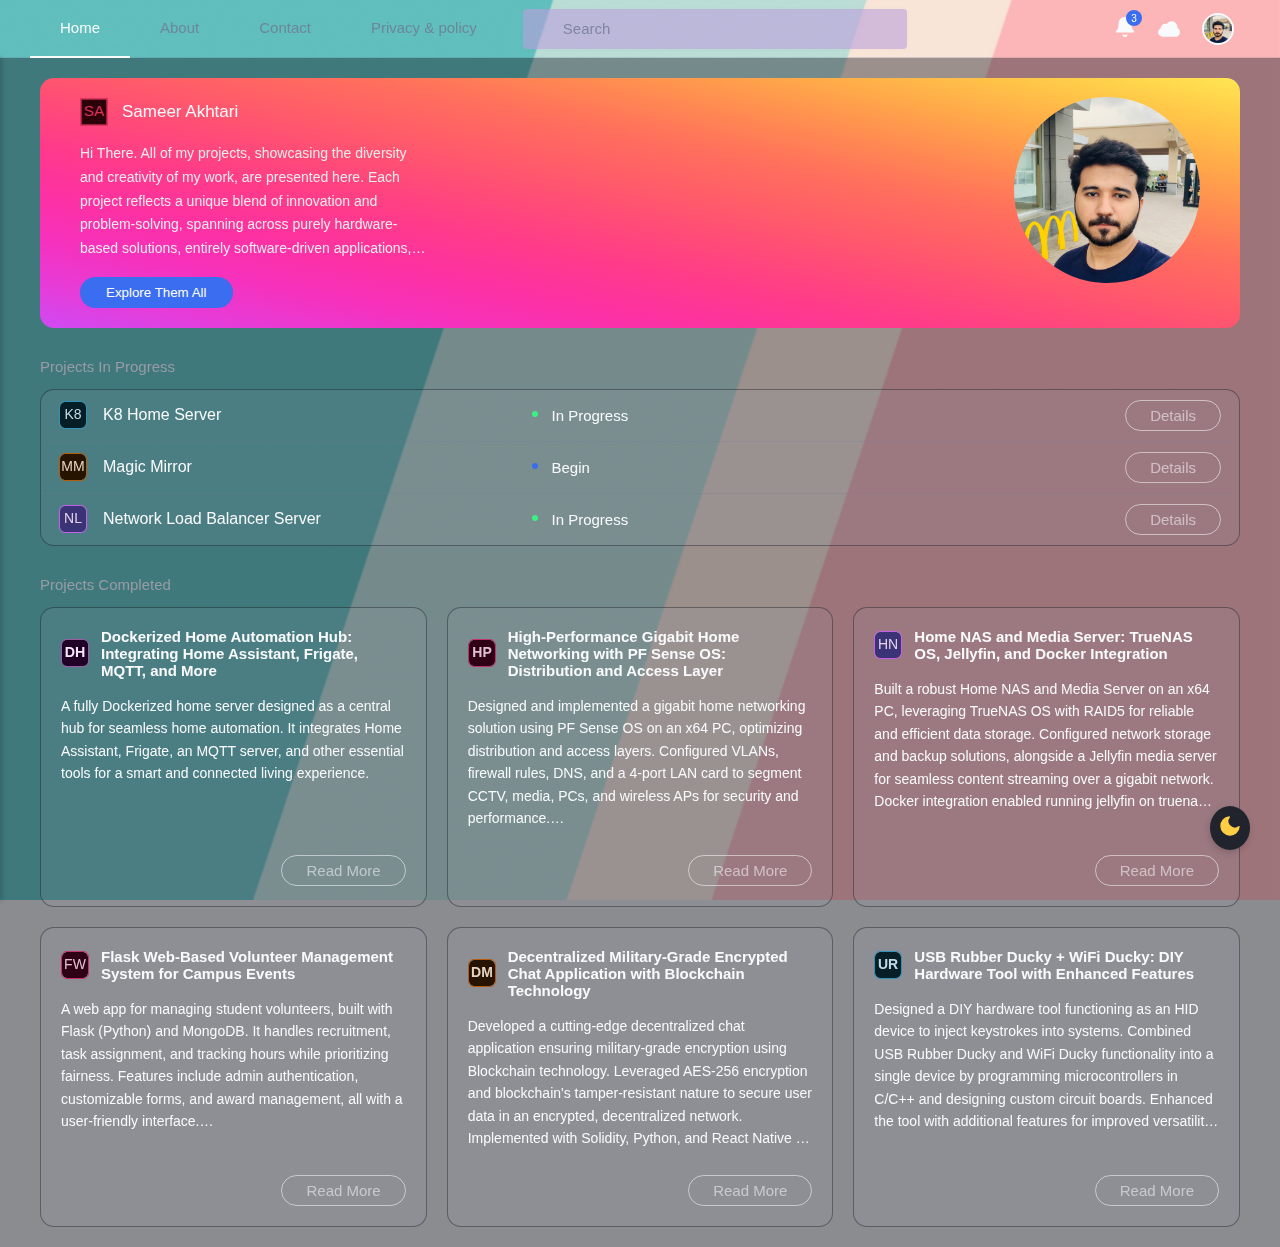
<file: index.html>
<!DOCTYPE html>
<html lang="en">
<head>
  <meta charset="UTF-8" />
  <meta name="viewport" content="width=device-width, initial-scale=1.0"/>
  <title>My Website</title>

  <!-- CSS -->
  <link rel="stylesheet" href="assets/css/style.css" />

  <!-- jQuery (required for the JS code) -->
  <script src="https://code.jquery.com/jquery-3.6.0.min.js"></script>

</head>
<body>

  <!-- HTML Content -->
  <!-- <div class="video-bg">
    <video width="320" height="240" autoplay loop muted>
      <source src="https://assets.codepen.io/3364143/7btrrd.mp4" type="video/mp4" />
      Your browser does not support the video tag.
    </video>
  </div> -->
  <div class="image-bg"></div>


  <div class="dark-light">
    <svg viewBox="0 0 24 24" stroke="currentColor" stroke-width="1.5" fill="none" stroke-linecap="round" stroke-linejoin="round">
      <path d="M21 12.79A9 9 0 1111.21 3 7 7 0 0021 12.79z" />
    </svg>
  </div>

  <div class="app">
    <div class="header">
      <!--- <button class="hamburger-menu" aria-label="Toggle Menu">☰</button> --->
      <div class="menu-circle"></div>
      <div class="header-menu">
        <a class="menu-link is-active" href="/">Home</a>
        <a class="menu-link" href="about.html">About</a>
        <a class="menu-link" href="contact.html">Contact</a>
        <a class="menu-link" href="/">Privacy & policy</a>
      </div>
      <div class="search-bar">
        <input type="text" placeholder="Search" />
      </div>
      <div class="header-profile">
        <div class="notification">
          <span class="notification-number">3</span>
          <svg viewBox="0 0 24 24" fill="currentColor" stroke="currentColor" stroke-width="2" stroke-linecap="round" stroke-linejoin="round" class="feather feather-bell">
            <path d="M18 8A6 6 0 006 8c0 7-3 9-3 9h18s-3-2-3-9M13.73 21a2 2 0 01-3.46 0" />
          </svg>
        </div>
        <svg viewBox="0 0 512 512" fill="currentColor">
          <path d="M448.773 235.551A135.893 135.893 0 00451 211c0-74.443-60.557-135-135-135-47.52 0-91.567 25.313-115.766 65.537-32.666-10.59-66.182-6.049-93.794 12.979-27.612 19.013-44.092 49.116-45.425 82.031C24.716 253.788 0 290.497 0 331c0 7.031 1.703 13.887 3.006 20.537l.015.015C12.719 400.492 56.034 436 106 436h300c57.891 0 106-47.109 106-105 0-40.942-25.053-77.798-63.227-95.449z" />
        </svg>
        <img
          class="profile-img"
          src="assets/images/me.jpeg"
          alt="Profile"
        />
      </div>
    </div>

    <div class="wrapper">
      <!-- LEFT SIDE -->
      <div class="left-side">
        <div class="side-wrapper">
          <div class="side-title">Apps</div>
          <div class="side-menu">
            <a href="#">
              <svg viewBox="0 0 512 512">
                <g fill="currentColor">
                  <path d="M0 0h128v128H0zm192 0h128v128H192zm192 0h128v128H384zM0 192h128v128H0z" />
                </g>
                <path fill="currentColor" d="M192 192h128v128H192zm192 0h128v128H384zM0 384h128v128H0zM192 384h128v128H192zM384 384h128v128H384z" />
              </svg>
              All Apps
            </a>
            <a href="#">
              <svg viewBox="0 0 488.932 488.932" fill="currentColor">
                <path d="M243.158 61.361v-57.6c0-3.2 4-4.9 6.7-2.9l118.4 87c2 1.5 2 4.4 0 5.9l-118.4 87c-2.7 2-6.7.2-6.7-2.9v-57.5c-87.8 1.4-158.1 76-152.1 165.4 5.1 76.8 67.7 139.1 144.5 144 81.4 5.2 150.6-53 163-129.9 2.3-14.3 14.7-24.7 29.2-24.7 17.9 0 31.8 15.9 29 33.5-17.4 109.7-118.5 192-235.7 178.9-98-11-176.7-89.4-187.8-187.4-14.7-128.2 84.9-237.4 209.9-238.8z" />
              </svg>
              Updates
              <span class="notification-number updates">3</span>
            </a>
          </div>
        </div>

        <div class="side-wrapper">
          <div class="side-title">Categories</div>
          <div class="side-menu">
            <a href="#">
              <svg viewBox="0 0 488.455 488.455" fill="currentColor">
                <path d="M287.396 216.317c23.845 23.845 23.845 62.505 0 86.35s-62.505 23.845-86.35 0-23.845-62.505 0-86.35 62.505-23.845 86.35 0" />
                <path d="M427.397 91.581H385.21l-30.544-61.059H133.76l-30.515 61.089-42.127.075C27.533 91.746.193 119.115.164 152.715L0 396.86c0 33.675 27.384 61.074 61.059 61.074h366.338c33.675 0 61.059-27.384 61.059-61.059V152.639c-.001-33.674-27.385-61.058-61.059-61.058zM244.22 381.61c-67.335 0-122.118-54.783-122.118-122.118s54.783-122.118 122.118-122.118 122.118 54.783 122.118 122.118S311.555 381.61 244.22 381.61z" />
              </svg>
              Photography
            </a>
            <a href="#">
              <svg viewBox="0 0 512 512" fill="currentColor">
                <circle cx="295.099" cy="327.254" r="110.96" transform="rotate(-45 295.062 327.332)" />
                <path d="M471.854 338.281V163.146H296.72v41.169a123.1 123.1 0 01121.339 122.939c0 3.717-.176 7.393-.5 11.027zM172.14 327.254a123.16 123.16 0 01100.59-120.915L195.082 73.786 40.146 338.281H172.64c-.325-3.634-.5-7.31-.5-11.027z" />
              </svg>
              Graphic Design
            </a>
            <a href="#">
              <svg viewBox="0 0 58 58" fill="currentColor">
                <path d="M57 6H1a1 1 0 00-1 1v44a1 1 0 001 1h56a1 1 0 001-1V7a1 1 0 00-1-1zM10 50H2v-9h8v9zm0-11H2v-9h8v9zm0-11H2v-9h8v9zm0-11H2V8h8v9zm26.537 12.844l-11 7a1.007 1.007 0 01-1.018.033A1.001 1.001 0 0124 36V22a1.001 1.001 0 011.538-.844l11 7a1.003 1.003 0 01-.001 1.688zM56 50h-8v-9h8v9zm0-11h-8v-9h8v9zm0-11h-8v-9h8v9zm0-11h-8V8h8v9z" />
              </svg>
              Video
            </a>
            <a href="#">
              <svg viewBox="0 0 512 512" fill="currentColor">
                <path d="M499.377 46.402c-8.014-8.006-18.662-12.485-29.985-12.613a41.13 41.13 0 00-.496-.003c-11.142 0-21.698 4.229-29.771 11.945L198.872 275.458c25.716 6.555 47.683 23.057 62.044 47.196a113.544 113.544 0 0110.453 23.179L500.06 106.661C507.759 98.604 512 88.031 512 76.89c0-11.507-4.478-22.33-12.623-30.488zM176.588 302.344a86.035 86.035 0 00-3.626-.076c-20.273 0-40.381 7.05-56.784 18.851-19.772 14.225-27.656 34.656-42.174 53.27C55.8 397.728 27.795 409.14 0 416.923c16.187 42.781 76.32 60.297 115.752 61.24 1.416.034 2.839.051 4.273.051 44.646 0 97.233-16.594 118.755-60.522 23.628-48.224-5.496-112.975-62.192-115.348z" />
              </svg>
              Illustrations
            </a>
            <a href="#">
              <svg viewBox="0 0 512 512" fill="currentColor">
                <path d="M497 151H316c-8.401 0-15 6.599-15 15v300c0 8.401 6.599 15 15 15h181c8.401 0 15-6.599 15-15V166c0-8.401-6.599-15-15-15zm-76 270h-30c-8.401 0-15-6.599-15-15s6.599-15 15-15h30c8.401 0 15 6.599 15 15s-6.599 15-15 15zm0-180h-30c-8.401 0-15-6.599-15-15s6.599-15 15-15h30c8.401 0 15 6.599 15 15s-6.599 15-15 15z" />
                <path d="M15 331h196v60h-75c-8.291 0-15 6.709-15 15s6.709 15 15 15h135v-30h-30v-60h30V166c0-24.814 20.186-45 45-45h135V46c0-8.284-6.716-15-15-15H15C6.716 31 0 37.716 0 46v270c0 8.284 6.716 15 15 15z" />
              </svg>
              UI/UX
            </a>
            <a href="#">
              <svg viewBox="0 0 512 512" fill="currentColor">
                <path d="M0 331v112.295a14.996 14.996 0 007.559 13.023L106 512V391L0 331zM136 391v121l105-60V331zM271 331v121l105 60V391zM406 391v121l98.441-55.682A14.995 14.995 0 00512 443.296V331l-106 60zM391 241l-115.754 57.876L391 365.026l116.754-66.15zM262.709 1.583a15.006 15.006 0 00-13.418 0L140.246 57.876 256 124.026l115.754-66.151L262.709 1.583zM136 90v124.955l105 52.5V150zM121 241L4.246 298.876 121 365.026l115.754-66.15zM271 150v117.455l105-52.5V90z" />
              </svg>
              3D/AR
            </a>
          </div>
        </div>

        <div class="side-wrapper">
          <div class="side-title">Fonts</div>
          <div class="side-menu">
            <a href="#">
              <svg viewBox="0 0 332 332" fill="currentColor">
                <path d="M282.341 8.283C275.765 2.705 266.211 0 253.103 0c-18.951 0-36.359 5.634-51.756 16.743-14.972 10.794-29.274 28.637-42.482 53.028-4.358 7.993-7.428 11.041-8.973 12.179h-26.255c-10.84 0-19.626 8.786-19.626 19.626 0 8.989 6.077 16.486 14.323 18.809l-.05.165h.589c1.531.385 3.109.651 4.757.651h18.833l-32.688 128.001c-7.208 27.848-10.323 37.782-11.666 41.24-1.445 3.711-3.266 7.062-5.542 10.135-.42-5.39-2.637-10.143-6.508-13.854-4.264-4.079-10.109-6.136-17.364-6.136-8.227 0-15.08 2.433-20.37 7.229-5.416 4.93-8.283 11.193-8.283 18.134 0 5.157 1.701 12.712 9.828 19.348 6.139 4.97 14.845 7.382 26.621 7.382 17.096 0 32.541-4.568 45.891-13.577 13.112-8.845 24.612-22.489 34.166-40.522 9.391-17.678 18.696-45.124 28.427-83.9l18.598-73.479h30.016c10.841 0 19.625-8.785 19.625-19.625s-8.784-19.626-19.625-19.626h-19.628c6.34-21.62 14.175-37.948 23.443-48.578 2.284-2.695 5.246-5.692 8.412-7.678-1.543 3.392-2.325 6.767-2.325 10.055 0 6.164 2.409 11.714 6.909 16.03 4.484 4.336 10.167 6.54 16.888 6.54 7.085 0 13.373-2.667 18.17-7.716 4.76-5.005 7.185-11.633 7.185-19.703.017-9.079-3.554-16.899-10.302-22.618z" />
              </svg>
              Manage Fonts
            </a>
          </div>
        </div>

        <div class="side-wrapper">
          <div class="side-title">Resource Links</div>
          <div class="side-menu">
            <a href="#">
              <svg viewBox="0 0 512 512" fill="currentColor">
                <path d="M467 0H45C20.186 0 0 20.186 0 45v422c0 24.814 20.186 45 45 45h422c24.814 0 45-20.186 45-45V45c0-24.814-20.186-45-45-45zM181 241c41.353 0 75 33.647 75 75s-33.647 75-75 75-75-33.647-75-75c0-8.291 6.709-15 15-15s15 6.709 15 15c0 24.814 20.186 45 45 45s45-20.186 45-45-20.186-45-45-45c-41.353 0-75-33.647-75-75s33.647-75 75-75 75 33.647 75 75c0 8.291-6.709 15-15 15s-15-6.709-15-15c0-24.814-20.186-45-45-45s-45 20.186-45 45 20.186 45 45 45zm180 120h30c8.291 0 15 6.709 15 15s-6.709 15-15 15h-30c-24.814 0-45-20.186-45-45V211h-15c-8.291 0-15-6.709-15-15s6.709-15 15-15h15v-45c0-8.291 6.709-15 15-15s15 6.709 15 15v45h45c8.291 0 15 6.709 15 15s-6.709 15-15 15h-45v135c0 8.276 6.724 15 15 15z" />
              </svg>
              Stock
            </a>
            <a href="#">
              <svg viewBox="0 0 511.441 511.441" fill="currentColor">
                <path d="M255.721 347.484L90.22 266.751v106.57l165.51 73.503 165.509-73.503V266.742z" />
                <path d="M511.441 189.361L255.721 64.617 0 189.361l255.721 124.744 195.522-95.378v111.032h30V204.092z" />
              </svg>
              Tutorials
            </a>
            <a href="#">
              <svg viewBox="0 0 512 512" fill="currentColor">
                <path d="M196 151h-75v90h75c24.814 0 45-20.186 45-45s-20.186-45-45-45z" />
                <path d="M467 0H45C20.186 0 0 20.186 0 45v422c0 24.814 20.186 45 45 45h422c24.814 0 45-20.186 45-45V45c0-24.814-20.186-45-45-45zM196 271h-75v105c0 8.291-6.709 15-15 15s-15-6.709-15-15V136c0-8.291 6.709-15 15-15h90c41.353 0 75 33.647 75 75s-33.647 75-75 75zm210-60c8.291 0 15 6.709 15 15s-6.709 15-15 15h-45v135c0 8.291-6.709 15-15 15s-15-6.709-15-15V241h-15c-8.291 0-15-6.709-15-15s6.709-15 15-15h15v-45c0-24.814 20.186-45 45-45h30c8.291 0 15 6.709 15 15s-6.709 15-15 15h-30c-8.276 0-15 6.724-15 15v45h45z" />
              </svg>
              Portfolio
            </a>
            <a href="#">
              <svg viewBox="0 0 512 512" fill="currentColor">
                <path d="M181 181h-60v60h60c16.54 0 30-13.46 30-30s-13.46-30-30-30zm0 0M181 271h-60v60h60c16.54 0 30-13.46 30-30s-13.46-30-30-30zm0 0M346 241c-19.555 0-36.238 12.54-42.438 30h84.875c-6.199-17.46-22.882-30-42.437-30zm0 0" />
                <path d="M436 0H75C33.648 0 0 33.648 0 75v362c0 41.352 33.648 75 75 75h361c41.352 0 76-33.648 76-75V75c0-41.352-34.648-75-76-75zM286 151h120v30H286zM241 271c0 33.09-26.91 60-60 60H91V151h90c33.09 0 60 26.91 60 60 0 18.008-8.133 33.996-20.73 45 12.597 11.004 20.73 26.992 20.73 45zm180 0H303.562c6.196 17.46 22.883 30 42.438 30 16.012 0 30.953-8.629 38.992-22.516l25.957 15.032C397.58 346.629 372.687 361 346 361c-41.352 0-75-33.648-75-75s33.648-75 75-75 75 33.648 75 75z" />
              </svg>
              Behance
            </a>
            <a href="#">
              <svg viewBox="0 0 512 512" fill="currentColor">
                <path d="M352 0H64C28.704 0 0 28.704 0 64v320a16.02 16.02 0 009.216 14.496A16.232 16.232 0 0016 400c3.68 0 7.328-1.248 10.24-3.712L117.792 320H352c35.296 0 64-28.704 64-64V64c0-35.296-28.704-64-64-64z" />
                <path d="M464 128h-16v128c0 52.928-43.072 96-96 96H129.376L128 353.152V400c0 26.464 21.536 48 48 48h234.368l75.616 60.512A16.158 16.158 0 00496 512c2.336 0 4.704-.544 6.944-1.6A15.968 15.968 0 00512 496V176c0-26.464-21.536-48-48-48z" />
              </svg>
              Social Forum
            </a>
          </div>
        </div>
      </div>

      <!-- MAIN CONTENT -->
      <div class="main-container">

        <div class="content-wrapper">
          <div class="content-wrapper-header">
            <div class="content-wrapper-context">
              <h3 class="img-content">
              <!---  <svg viewBox="0 0 512 512">
                  <path d="M467 0H45C20.099 0 0 20.099 0 45v422c0 24.901 20.099 45 45 45h422c24.901 0 45-20.099 45-45V45c0-24.901-20.099-45-45-45z" fill="#d6355b"/>
                  <path d="M512 45v422c0 24.901-20.099 45-45 45H256V0h211c24.901 0 45 20.099 45 45z" fill="#d6355b"/>
                  <path d="M467 30H45c-8.401 0-15 6.599-15 15v422c0 8.401 6.599 15 15 15h422c8.401 0 15-6.599 15-15V45c0-8.401-6.599-15-15-15z" fill="#2e000a"/>
                  <path d="M482 45v422c0 8.401-6.599 15-15 15H256V30h211c8.401 0 15 6.599 15 15z" fill="#2e000a"/>
                  <path d="M181 391c-41.353 0-75-33.647-75-75 0-8.291 6.709-15 15-15s15 6.709 15 15c0 24.814 20.186 45 45 45s45-20.186 45-45-20.186-45-45-45c-41.353 0-75-33.647-75-75s33.647-75 75-75 75 33.647 75 75c0 8.291-6.709 15-15 15s-15-6.709-15-15c0-24.814-20.186-45-45-45s-45 20.186-45 45 20.186 45 45 45c41.353 0 75 33.647 75 75s-33.647 75-75 75z" fill="#d6355b"/>
                  <path d="M391 361h-30c-8.276 0-15-6.724-15-15V211h45c8.291 0 15-6.709 15-15s-6.709-15-15-15h-45v-45c0-8.291-6.709-15-15-15s-15 6.709-15 15v45h-15c-8.291 0-15 6.709-15 15s6.709 15 15 15h15v135c0 24.814 20.186 45 45 45h30c8.291 0 15-6.709 15-15s-6.709-15-15-15z" fill="#d6355b"/>
                </svg> --->
                <svg
  viewBox="0 0 512 512"
  xmlns="http://www.w3.org/2000/svg"
  width="28"
  height="28"
>
  <!-- Pink outer square (512x512) -->
  <rect
    width="512"
    height="512"
    fill="#d6355b"
  />

  <!-- Dark inner square (slightly inset) -->
  <rect
    x="30"
    y="30"
    width="452"
    height="452"
    fill="#2e000a"
  />

  <!-- Centered “SA” text in pink -->
  <text
    x="50%"              
    y="50%"               
    text-anchor="middle"
    dominant-baseline="middle"
    fill="#d6355b"
    font-family="Source Sans Pro, sans-serif"
    font-size="280"
  >
    SA
  </text>
</svg>

                Sameer Akhtari
              </h3>
              <div class="content-text">
                Hi There. All of my projects, showcasing the diversity and creativity of my work, are presented here. Each project reflects a unique blend of innovation and problem-solving, spanning across purely hardware-based solutions, entirely software-driven applications, and hybrid projects that integrate both domains seamlessly. From cutting-edge technologies to hands-on engineering, these projects demonstrate my versatility and commitment to delivering impactful solutions. Explore them to gain insights into my journey and expertise across various fields.
              </div>
              <button class="content-button">Explore Them All</button>
            </div>
            <img class="content-wrapper-img" src="assets/images/me.jpeg" alt="Glass" />
          </div>

          <div class="content-section">
            <div class="content-section-title">Projects In Progress</div>
            <ul>
              <li class="adobe-product">
                <div class="products">
                  <!---<svg viewBox="0 0 52 52" style="border:1px solid #3291b8">
                    <g>
                      <path d="M40.824 52H11.176C5.003 52 0 46.997 0 40.824V11.176C0 5.003 5.003 0 11.176 0h29.649C46.997 0 52 5.003 52 11.176v29.649C52 46.997 46.997 52 40.824 52z" fill="#061e26"/>
                      <path d="M12.16 39H9.28V11h9.64c2.613 0 4.553.813 5.82 2.44 1.266 1.626 1.9 3.76 1.9 6.399 0 .934-.027 1.74-.08 2.42-.054.681-.22 1.534-.5 2.561-.28 1.026-.66 1.866-1.14 2.52-.48.654-1.213 1.227-2.2 1.72-.987.494-2.16.74-3.52.74h-7.04V39zm0-12h6.68c.96 0 1.773-.187 2.44-.56.666-.374 1.153-.773 1.46-1.2.306-.427.546-1.04.72-1.84.173-.801.267-1.4.28-1.801.013-.399.02-.973.02-1.72 0-4.053-1.694-6.08-5.08-6.08h-6.52V27zM29.48 33.92l2.8-.12c.106.987.6 1.754 1.48 2.3.88.547 1.893.82 3.04.82s2.14-.26 2.98-.78c.84-.52 1.26-1.266 1.26-2.239s-.36-1.747-1.08-2.32c-.72-.573-1.6-1.026-2.64-1.36-1.04-.333-2.086-.686-3.14-1.06a7.36 7.36 0 01-2.78-1.76c-.987-.934-1.48-2.073-1.48-3.42s.54-2.601 1.62-3.761 2.833-1.739 5.26-1.739c.854 0 1.653.1 2.4.3.746.2 1.28.394 1.6.58l.48.279-.92 2.521c-.854-.666-1.974-1-3.36-1-1.387 0-2.42.26-3.1.78-.68.52-1.02 1.18-1.02 1.979 0 .88.426 1.574 1.28 2.08.853.507 1.813.934 2.88 1.28 1.066.347 2.126.733 3.18 1.16 1.053.427 1.946 1.094 2.68 2s1.1 2.106 1.1 3.6c0 1.494-.6 2.794-1.8 3.9-1.2 1.106-2.954 1.66-5.26 1.66-2.307 0-4.114-.547-5.42-1.64-1.307-1.093-1.987-2.44-2.04-4.04z" fill="#c1dbe6"/>
                    </g>
                  </svg>--->
                  <svg viewBox="0 0 52 52" style="border:1px solid #3291b8" xmlns="http://www.w3.org/2000/svg">
                    <g>
                      <!-- Dark rounded-square background -->
                      <path
                        d="M40.824 52H11.176C5.003 52 0 46.997 0 40.824V11.176C0 5.003 5.003 0 11.176 0h29.649C46.997 0 52 5.003 52 11.176v29.649C52 46.997 46.997 52 40.824 52z"
                        fill="#061e26"
                      />
                  
                      <!-- "K8" text centered inside -->
                      <text
                        x="50%"
                        y="50%"
                        text-anchor="middle"
                        dominant-baseline="middle"
                        font-family="Source Sans Pro, sans-serif"
                        font-size="28"
                        fill="#c1dbe6"
                      >
                        K8
                      </text>
                    </g>
                  </svg>
                  
                  K8 Home Server
                </div>
                <span class="status">
                  <span class="status-circle green"></span>
                  In Progress
                </span>
                <div class="button-wrapper">
                  <button class="content-button status-button open">Details</button>
                 <!---<div class="menu">
                    <button class="dropdown">
                      <ul>
                        <li><a href="#">Go to Discover</a></li>
                        <li><a href="#">Learn more</a></li>
                        <li><a href="#">Uninstall</a></li>
                      </ul>
                    </button>
                  </div>--->
                </div>
              </li>
              <li class="adobe-product">
                <div class="products">
                <!---  <svg viewBox="0 0 52 52" style="border:1px solid #b65a0b">
                    <g>
                      <path d="M40.824 52H11.176C5.003 52 0 46.997 0 40.824V11.176C0 5.003 5.003 0 11.176 0h29.649C46.997 0 52 5.003 52 11.176v29.649C52 46.997 46.997 52 40.824 52z" fill="#261400"/>
                      <path d="M30.68 39h-3.24l-2.76-9.04h-8.32L13.72 39H10.6l8.24-28h3.32l8.52 28zm-6.72-12l-3.48-11.36L17.12 27h6.84zM37.479 12.24c0 .453-.16.84-.48 1.16-.32.319-.7.479-1.14.479-.44 0-.827-.166-1.16-.5-.334-.333-.5-.713-.5-1.14s.166-.807.5-1.141c.333-.333.72-.5 1.16-.5.44 0 .82.16 1.14.48.321.322.48.709.48 1.162zM37.24 39h-2.88V18.96h2.88V39z" fill="#e6d2c0"/>
                    </g>
                  </svg>--->
                  <svg
  viewBox="0 0 52 52"
  style="border:1px solid #b65a0b"
  xmlns="http://www.w3.org/2000/svg"
>
  <g>
    <!-- Dark background shape -->
    <path
      d="M40.824 52H11.176C5.003 52 0 46.997 0 40.824V11.176C0 5.003 5.003 0 11.176 0h29.649C46.997 0 52 5.003 52 11.176v29.649C52 46.997 46.997 52 40.824 52z"
      fill="#261400"
    />

    <!-- Centered "MM" text -->
    <text
      x="50%"
      y="50%"
      text-anchor="middle"
      dominant-baseline="middle"
      font-family="Source Sans Pro, sans-serif"
    font-size="28"
      fill="#e6d2c0"
    >
      MM
    </text>
  </g>
</svg>

                  Magic Mirror
                </div>
                <span class="status">
                  <span class="status-circle"></span>
                  Begin
                </span>
                <div class="button-wrapper">
                    <button class="content-button status-button open">Details</button>
                  <!---<div class="pop-up">
                    <div class="pop-up__title">Update This App
                      <svg class="close" width="24" height="24" fill="none" stroke="currentColor" stroke-width="2" stroke-linecap="round" stroke-linejoin="round" class="feather feather-x-circle">
                        <circle cx="12" cy="12" r="10"></circle>
                        <path d="M15 9l-6 6M9 9l6 6"></path>
                      </svg>
                    </div>
                    <div class="pop-up__subtitle">
                      Adjust your selections for advanced options as desired before continuing.
                      <a href="#">Learn more</a>
                    </div>
                    <div class="checkbox-wrapper">
                      <input type="checkbox" id="check1" class="checkbox"/>
                      <label for="check1">Import previous settings and preferences</label>
                    </div>
                    <div class="checkbox-wrapper">
                      <input type="checkbox" id="check2" class="checkbox"/>
                      <label for="check2">Remove old versions</label>
                    </div>
                    <div class="content-button-wrapper">
                      <button class="content-button status-button open close">Cancel</button>
                      <button class="content-button status-button">Continue</button>
                    </div>
                  </div>
                  <div class="menu">
                    <button class="dropdown">
                      <ul>
                        <li><a href="#">Go to Discover</a></li>
                        <li><a href="#">Learn more</a></li>
                        <li><a href="#">Uninstall</a></li>
                      </ul>
                    </button>
                  </div>--->
                </div>
              </li>
              <li class="adobe-product">
                <div class="products">
                  <!---<svg viewBox="0 0 52 52" style="border:1px solid #C75DEB">
                    <g>
                      <path d="M40.824 52H11.176C5.003 52 0 46.997 0 40.824V11.176C0 5.003 5.003 0 11.176 0h29.649C46.997 0 52 5.003 52 11.176v29.649C52 46.997 46.997 52 40.824 52z" fill="#3a3375"/>
                      <path d="M27.44 39H24.2l-2.76-9.04h-8.32L10.48 39H7.36l8.24-28h3.32l8.52 28zm-6.72-12l-3.48-11.36L13.88 27h6.84zM31.48 33.48c0 2.267 1.333 3.399 4 3.399 1.653 0 3.466-.546 5.44-1.64L42 37.6c-2.054 1.254-4.2 1.881-6.44 1.881-4.64 0-6.96-1.946-6.96-5.841v-8.2c0-2.16.673-3.841 2.02-5.04 1.346-1.2 3.126-1.801 5.34-1.801s3.94.594 5.18 1.78c1.24 1.187 1.86 2.834 1.86 4.94V30.8l-11.52.6v2.08zm8.6-5.24v-3.08c0-1.413-.44-2.42-1.32-3.021-.88-.6-1.907-.899-3.08-.899-1.174 0-2.167.359-2.98 1.08-.814.72-1.22 1.773-1.22 3.16v3.199l8.6-.439z" fill="#e4d1eb"/>
                    </g>
                  </svg>--->
                  <svg
  viewBox="0 0 52 52"
  style="border:1px solid #C75DEB"
  xmlns="http://www.w3.org/2000/svg"
>
  <g>
    <!-- Dark purple rounded-square background -->
    <path
      d="M40.824 52H11.176C5.003 52 0 46.997 0 40.824V11.176C0 5.003 5.003 0 11.176 0h29.649C46.997 0 52 5.003 52 11.176v29.649C52 46.997 46.997 52 40.824 52z"
      fill="#3a3375"
    />

    <!-- Centered "NL" text in the original letter color -->
    <text
      x="50%"
      y="50%"
      text-anchor="middle"
      dominant-baseline="middle"
      font-family="Source Sans Pro, sans-serif"
    font-size="28"
      fill="#e4d1eb"
    >
      NL
    </text>
  </g>
</svg>

                  Network Load Balancer Server
                </div>
                <span class="status">
                  <span class="status-circle green"></span>
                  In Progress
                </span>
                <div class="button-wrapper">
                  <button class="content-button status-button open">Details</button>
                  <!---<div class="menu">
                    <button class="dropdown">
                      <ul>
                        <li><a href="#">Go to Discover</a></li>
                        <li><a href="#">Learn more</a></li>
                        <li><a href="#">Uninstall</a></li>
                      </ul>
                    </button>
                  </div>--->
                </div>
              </li>
            </ul>
          </div>

<!--- cards for completed projects-->
          <div class="content-section">
            <div class="content-section-title">Projects Completed</div>
            <div class="apps-card">
              <div class="app-card">
                <span>
                  <!---<svg viewBox="0 0 512 512" style="border:1px solid #a059a9">
                    <path d="M480 0H32C14.368 0 0 14.368 0 32v448c0 17.664 14.368 32 32 32h448c17.664 0 32-14.336 32-32V32c0-17.632-14.336-32-32-32z" fill="#210027"/>
                    <g>
                      <path d="M192 64h-80c-8.832 0-16 7.168-16 16v352c0 8.832 7.168 16 16 16s16-7.168 16-16V256h64c52.928 0 96-43.072 96-96s-43.072-96-96-96zm0 160h-64V96h64c35.296 0 64 28.704 64 64s-28.704 64-64 64zM400 256h-32c-18.08 0-34.592 6.24-48 16.384V272c0-8.864-7.168-16-16-16s-16 7.136-16 16v160c0 8.832 7.168 16 16 16s16-7.168 16-16v-96c0-26.464 21.536-48 48-48h32c8.832 0 16-7.168 16-16s-7.168-16-16-16z" fill="#f6e7fa"/>
                    </g>
                  </svg>--->
                  <svg
  viewBox="0 0 512 512"
  style="border:1px solid #a059a9"
  xmlns="http://www.w3.org/2000/svg"
>
  <!-- Deep purple square background -->
  <path
    d="M480 0H32C14.368 0 0 14.368 0 32v448c0 17.664 14.368 32 32 32h448c17.664 0 32-14.336 32-32V32c0-17.632-14.336-32-32-32z"
    fill="#210027"
  />

  <!-- Centered "DH" text in light color -->
  <text
    x="50%"
    y="50%"
    text-anchor="middle"
    dominant-baseline="middle"
    fill="#f6e7fa"
    font-family="Source Sans Pro, sans-serif"
    font-size="280"
    
  >
    DH
  </text>
</svg>

                  Dockerized Home Automation Hub: Integrating Home Assistant, Frigate, MQTT, and More
                </span>
                <div class="app-card__subtext">
                    A fully Dockerized home server designed as a central hub for seamless home automation. It integrates Home Assistant, Frigate, an MQTT server, and other essential tools for a smart and connected living experience.<br><br><br>
                </div>
                <div class="app-card-buttons">
                    <button class="content-button status-button open">Read More</button>
                 <!--- <div class="menu"></div> --->
                </div>
              </div>
              <div class="app-card">
                <span>
                  <!---<svg viewBox="0 0 52 52" style="border:1px solid #c1316d">
                    <g>
                      <path d="M40.824 52H11.176C5.003 52 0 46.997 0 40.824V11.176C0 5.003 5.003 0 11.176 0h29.649C46.997 0 52 5.003 52 11.176v29.649C52 46.997 46.997 52 40.824 52z" fill="#2f0015"/>
                      <path d="M18.08 39H15.2V13.72l-2.64-.08V11h5.52v28zM27.68 19.4c1.173-.507 2.593-.761 4.26-.761s3.073.374 4.22 1.12V11h2.88v28c-2.293.32-4.414.48-6.36.48-1.947 0-3.707-.4-5.28-1.2-2.08-1.066-3.12-2.92-3.12-5.561v-7.56c0-2.799 1.133-4.719 3.4-5.759zm8.48 3.12c-1.387-.746-2.907-1.119-4.56-1.119-1.574 0-2.714.406-3.42 1.22-.707.813-1.06 1.847-1.06 3.1v7.12c0 1.227.44 2.188 1.32 2.88.96.719 2.146 1.079 3.56 1.079 1.413 0 2.8-.106 4.16-.319V22.52z" fill="#e1c1cf"/>
                    </g>
                  </svg>--->
                  <svg
  viewBox="0 0 52 52"
  style="border:1px solid #c1316d"
  xmlns="http://www.w3.org/2000/svg"
>
  <g>
    <!-- Dark rounded-square background -->
    <path
      d="M40.824 52H11.176C5.003 52 0 46.997 0 40.824V11.176C0 5.003 5.003 0 11.176 0h29.649C46.997 0 52 5.003 52 11.176v29.649C52 46.997 46.997 52 40.824 52z"
      fill="#2f0015"
    />

    <!-- Centered "HP" text -->
    <text
      x="50%"
      y="50%"
      text-anchor="middle"
      dominant-baseline="middle"
      font-family="'Source Sans Pro', sans-serif"
      font-size="28"
      
      fill="#e1c1cf"
    >
      HP
    </text>
  </g>
</svg>

                  High-Performance Gigabit Home Networking with PF Sense OS: Distribution and Access Layer
                </span>
                <div class="app-card__subtext">
                    Designed and implemented a gigabit home networking solution using PF Sense OS on an x64 PC, optimizing distribution and access layers. Configured VLANs, firewall rules, DNS, and a 4-port LAN card to segment CCTV, media, PCs, and wireless APs for security and performance. <br><br>
                </div>
                <div class="app-card-buttons">
                    <button class="content-button status-button open">Read More</button>
                  <!---<div class="menu"></div> --->
                </div>
              </div>
              <div class="app-card">
                <span>
                  <!---<svg viewBox="0 0 52 52" style="border:1px solid #C75DEB">
                    <g>
                      <path d="M40.824 52H11.176C5.003 52 0 46.997 0 40.824V11.176C0 5.003 5.003 0 11.176 0h29.649C46.997 0 52 5.003 52 11.176v29.649C52 46.997 46.997 52 40.824 52z" fill="#3a3375"/>
                      <path d="M27.44 39H24.2l-2.76-9.04h-8.32L10.48 39H7.36l8.24-28h3.32l8.52 28zm-6.72-12l-3.48-11.36L13.88 27h6.84zM31.48 33.48c0 2.267 1.333 3.399 4 3.399 1.653 0 3.466-.546 5.44-1.64L42 37.6c-2.054 1.254-4.2 1.881-6.44 1.881-4.64 0-6.96-1.946-6.96-5.841v-8.2c0-2.16.673-3.841 2.02-5.04 1.346-1.2 3.126-1.801 5.34-1.801s3.94.594 5.18 1.78c1.24 1.187 1.86 2.834 1.86 4.94V30.8l-11.52.6v2.08zm8.6-5.24v-3.08c0-1.413-.44-2.42-1.32-3.021-.88-.6-1.907-.899-3.08-.899-1.174 0-2.167.359-2.98 1.08-.814.72-1.22 1.773-1.22 3.16v3.199l8.6-.439z" fill="#e4d1eb"/>
                    </g>
                  </svg>--->
                  <svg
  viewBox="0 0 52 52"
  style="border:1px solid #C75DEB"
  xmlns="http://www.w3.org/2000/svg"
>
  <g>
    <!-- Dark rounded-square background -->
    <path
      d="M40.824 52H11.176C5.003 52 0 46.997 0 40.824V11.176C0 5.003 5.003 0 11.176 0h29.649C46.997 0 52 5.003 52 11.176v29.649C52 46.997 46.997 52 40.824 52z"
      fill="#3a3375"
    />

    <!-- Centered "HN" text (no bold, font-size 28) -->
    <text
      x="50%"
      y="50%"
      text-anchor="middle"
      dominant-baseline="middle"
      font-family="'Source Sans Pro', sans-serif"
      font-size="28"
      font-weight="normal"
      fill="#e4d1eb"
    >
      HN
    </text>
  </g>
</svg>

                  Home NAS and Media Server: TrueNAS OS, Jellyfin, and Docker Integration
                </span>
                <div class="app-card__subtext">
                    Built a robust Home NAS and Media Server on an x64 PC, leveraging TrueNAS OS with RAID5 for reliable and efficient data storage. Configured network storage and backup solutions, alongside a Jellyfin media server for seamless content streaming over a gigabit network. Docker integration enabled running jellyfin on truenas os.
                </div>
                <div class="app-card-buttons">
                    <button class="content-button status-button open">Read More</button>
                 
                </div>
              </div>
              <div class="app-card">
                <span>
                  <!---<svg viewBox="0 0 52 52" style="border:1px solid #c1316d">
                    <g>
                      <path d="M40.824 52H11.176C5.003 52 0 46.997 0 40.824V11.176C0 5.003 5.003 0 11.176 0h29.649C46.997 0 52 5.003 52 11.176v29.649C52 46.997 46.997 52 40.824 52z" fill="#2f0015"/>
                      <path d="M18.08 39H15.2V13.72l-2.64-.08V11h5.52v28zM27.68 19.4c1.173-.507 2.593-.761 4.26-.761s3.073.374 4.22 1.12V11h2.88v28c-2.293.32-4.414.48-6.36.48-1.947 0-3.707-.4-5.28-1.2-2.08-1.066-3.12-2.92-3.12-5.561v-7.56c0-2.799 1.133-4.719 3.4-5.759zm8.48 3.12c-1.387-.746-2.907-1.119-4.56-1.119-1.574 0-2.714.406-3.42 1.22-.707.813-1.06 1.847-1.06 3.1v7.12c0 1.227.44 2.188 1.32 2.88.96.719 2.146 1.079 3.56 1.079 1.413 0 2.8-.106 4.16-.319V22.52z" fill="#e1c1cf"/>
                    </g>
                  </svg>--->
                  <svg
  viewBox="0 0 52 52"
  style="border:1px solid #c1316d"
  xmlns="http://www.w3.org/2000/svg"
>
  <g>
    <!-- Dark rounded-square background -->
    <path
      d="M40.824 52H11.176C5.003 52 0 46.997 0 40.824V11.176C0 5.003 5.003 0 11.176 0h29.649C46.997 0 52 5.003 52 11.176v29.649C52 46.997 46.997 52 40.824 52z"
      fill="#2f0015"
    />

    <!-- Centered "FW" text (no bold, font-size 28) -->
    <text
      x="50%"
      y="50%"
      text-anchor="middle"
      dominant-baseline="middle"
      font-family="'Source Sans Pro', sans-serif"
      font-size="28"
      font-weight="normal"
      fill="#e1c1cf"
    >
      FW
    </text>
  </g>
</svg>

                  Flask Web-Based Volunteer Management System for Campus Events
                </span>
                <div class="app-card__subtext">
                    A web app for managing student volunteers, built with Flask (Python) and MongoDB. It handles recruitment, task assignment, and tracking hours while prioritizing fairness. Features include admin authentication, customizable forms, and award management, all with a user-friendly interface.<br><br>
                </div>
                <div class="app-card-buttons">
                    <button class="content-button status-button open">Read More</button>
                  
                </div>
              </div>
              <div class="app-card">
                <span>
                  <!---<svg viewBox="0 0 52 52" style="border:1px solid #c1316d">
                    <g>
                      <path d="M40.824 52H11.176C5.003 52 0 46.997 0 40.824V11.176C0 5.003 5.003 0 11.176 0h29.649C46.997 0 52 5.003 52 11.176v29.649C52 46.997 46.997 52 40.824 52z" fill="#2f0015"/>
                      <path d="M18.08 39H15.2V13.72l-2.64-.08V11h5.52v28zM27.68 19.4c1.173-.507 2.593-.761 4.26-.761s3.073.374 4.22 1.12V11h2.88v28c-2.293.32-4.414.48-6.36.48-1.947 0-3.707-.4-5.28-1.2-2.08-1.066-3.12-2.92-3.12-5.561v-7.56c0-2.799 1.133-4.719 3.4-5.759zm8.48 3.12c-1.387-.746-2.907-1.119-4.56-1.119-1.574 0-2.714.406-3.42 1.22-.707.813-1.06 1.847-1.06 3.1v7.12c0 1.227.44 2.188 1.32 2.88.96.719 2.146 1.079 3.56 1.079 1.413 0 2.8-.106 4.16-.319V22.52z" fill="#e1c1cf"/>
                    </g>
                  </svg>--->
                  <svg
  viewBox="0 0 52 52"
  style="border:1px solid #b65a0b"
  xmlns="http://www.w3.org/2000/svg"
>
  <g>
    <!-- Dark background shape -->
    <path
      d="M40.824 52H11.176C5.003 52 0 46.997 0 40.824V11.176C0 5.003 5.003 0 11.176 0h29.649C46.997 0 52 5.003 52 11.176v29.649C52 46.997 46.997 52 40.824 52z"
      fill="#261400"
    />

    <!-- Centered "MM" text -->
    <text
      x="50%"
      y="50%"
      text-anchor="middle"
      dominant-baseline="middle"
      font-family="Source Sans Pro, sans-serif"
    font-size="28"
      fill="#e6d2c0"
    >
      DM
    </text>
  </g>
</svg>
                  Decentralized Military-Grade Encrypted Chat Application with Blockchain Technology
                </span>
                <div class="app-card__subtext">
                    Developed a cutting-edge decentralized chat application ensuring military-grade encryption using Blockchain technology. Leveraged AES-256 encryption and blockchain's tamper-resistant nature to secure user data in an encrypted, decentralized network. Implemented with Solidity, Python, and React Native for a robust and secure communication platform.
                </div>
                <div class="app-card-buttons">
                    <button class="content-button status-button open">Read More</button>
                  
                </div>
              </div>
              <div class="app-card">
                <span>
                  <!---<svg viewBox="0 0 52 52" style="border:1px solid #c1316d">
                    <g>
                      <path d="M40.824 52H11.176C5.003 52 0 46.997 0 40.824V11.176C0 5.003 5.003 0 11.176 0h29.649C46.997 0 52 5.003 52 11.176v29.649C52 46.997 46.997 52 40.824 52z" fill="#2f0015"/>
                      <path d="M18.08 39H15.2V13.72l-2.64-.08V11h5.52v28zM27.68 19.4c1.173-.507 2.593-.761 4.26-.761s3.073.374 4.22 1.12V11h2.88v28c-2.293.32-4.414.48-6.36.48-1.947 0-3.707-.4-5.28-1.2-2.08-1.066-3.12-2.92-3.12-5.561v-7.56c0-2.799 1.133-4.719 3.4-5.759zm8.48 3.12c-1.387-.746-2.907-1.119-4.56-1.119-1.574 0-2.714.406-3.42 1.22-.707.813-1.06 1.847-1.06 3.1v7.12c0 1.227.44 2.188 1.32 2.88.96.719 2.146 1.079 3.56 1.079 1.413 0 2.8-.106 4.16-.319V22.52z" fill="#e1c1cf"/>
                    </g>
                  </svg>--->
                  <svg viewBox="0 0 52 52" style="border:1px solid #3291b8" xmlns="http://www.w3.org/2000/svg">
                    <g>
                      <!-- Dark rounded-square background -->
                      <path
                        d="M40.824 52H11.176C5.003 52 0 46.997 0 40.824V11.176C0 5.003 5.003 0 11.176 0h29.649C46.997 0 52 5.003 52 11.176v29.649C52 46.997 46.997 52 40.824 52z"
                        fill="#061e26"
                      />
                  
                      <!-- "K8" text centered inside -->
                      <text
                        x="50%"
                        y="50%"
                        text-anchor="middle"
                        dominant-baseline="middle"
                        font-family="Source Sans Pro, sans-serif"
                        font-size="28"
                        fill="#c1dbe6"
                      >
                        UR
                      </text>
                    </g>
                  </svg>
                  USB Rubber Ducky + WiFi Ducky: DIY Hardware Tool with Enhanced Features
                </span>
                <div class="app-card__subtext">
                    Designed a DIY hardware tool functioning as an HID device to inject keystrokes into systems. Combined USB Rubber Ducky and WiFi Ducky functionality into a single device by programming microcontrollers in C/C++ and designing custom circuit boards. Enhanced the tool with additional features for improved versatility and performance.
                </div>
                <div class="app-card-buttons">
                  <button class="content-button status-button open">Read More</button>
                  
                </div>
              </div>
              
              
            </div>
            
          </div>

        </div>
      </div>
    </div>

    <div class="overlay-app"></div>
  </div>

  <!-- JS -->
  <script src="assets/js/main.js"></script>
</body>
</html>
</file>
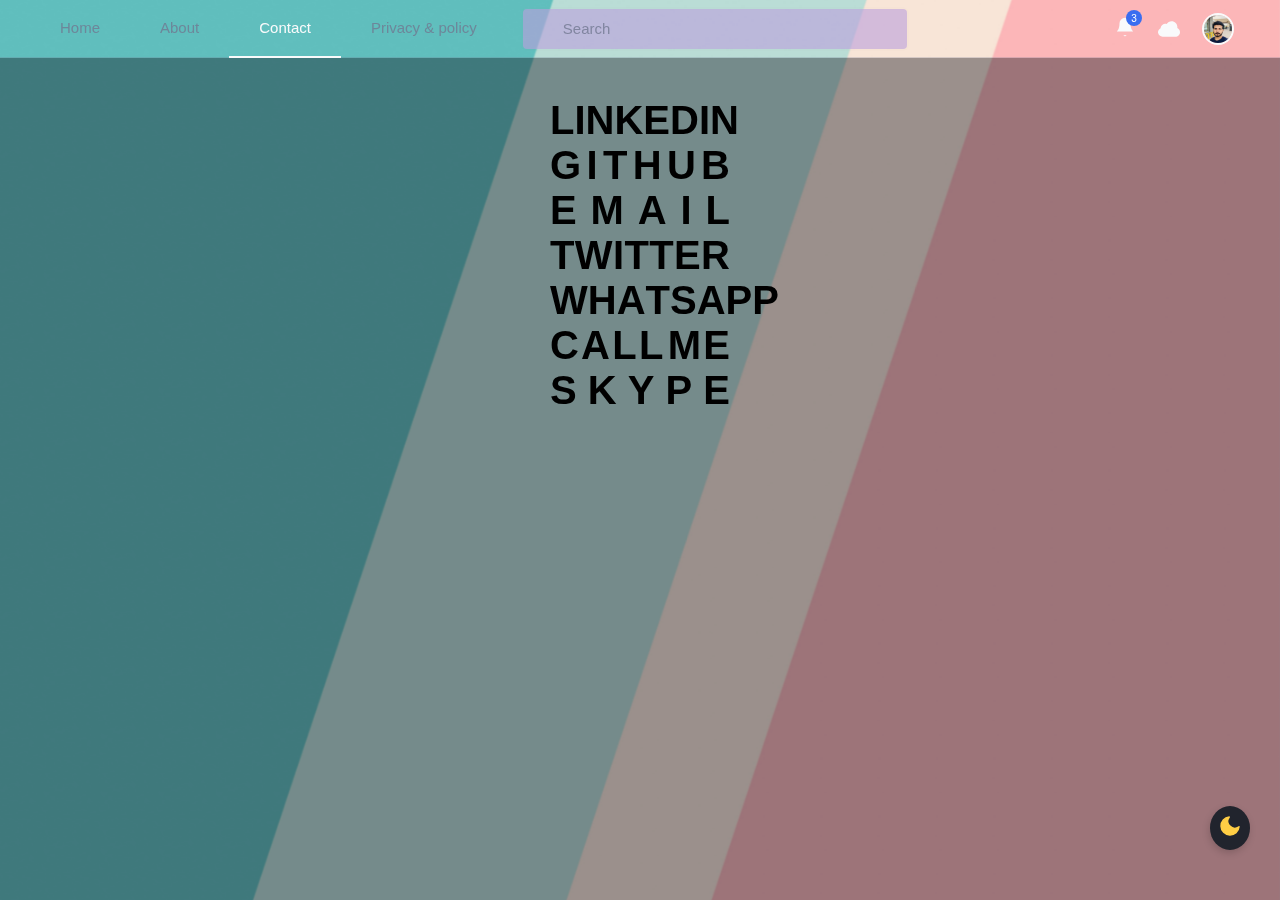
<file: contact.html>
<!DOCTYPE html>
<html lang="en">
<head>
  <meta charset="UTF-8" />
  <meta name="viewport" content="width=device-width, initial-scale=1.0" />
  <title>Contact</title>
  <link rel="stylesheet" href="assets/css/style.css" />
  <link href="https://api.fontshare.com/v2/css?f[]=hind@400,300,500,600,1,700&display=swap" rel="stylesheet">
  <script src="https://code.jquery.com/jquery-3.6.0.min.js"></script>
</head>
<body>
  <div class="image-bg"></div>

  <div class="dark-light">
    <svg viewBox="0 0 24 24" stroke="currentColor" stroke-width="1.5" fill="none" stroke-linecap="round" stroke-linejoin="round">
      <path d="M21 12.79A9 9 0 1111.21 3 7 7 0 0021 12.79z" />
    </svg>
  </div>

  <div class="app">
    <div class="header">
      <div class="menu-circle"></div>
      <div class="header-menu">
        <a class="menu-link" href="/">Home</a>
        <a class="menu-link" href="about.html">About</a>
        <a class="menu-link is-active" href="contact.html">Contact</a>
        <a class="menu-link" href="privacy&policy.html">Privacy & policy</a>
      </div>
      <div class="search-bar">
        <input type="text" placeholder="Search" />
      </div>
      <div class="header-profile">
        <div class="notification">
          <span class="notification-number">3</span>
          <svg viewBox="0 0 24 24" fill="currentColor">
            <path d="M18 8A6 6 0 006 8c0 7-3 9-3 9h18s-3-2-3-9M13.73 21a2 2 0 01-3.46 0" />
          </svg>
        </div>
        <svg viewBox="0 0 512 512" fill="currentColor">
          <path d="M448.773 235.551A135.893 135.893 0 00451 211c0-74.443-60.557-135-135-135-47.52 0-91.567 25.313-115.766 65.537-32.666-10.59-66.182-6.049-93.794 12.979-27.612 19.013-44.092 49.116-45.425 82.031C24.716 253.788 0 290.497 0 331c0 7.031 1.703 13.887 3.006 20.537l.015.015C12.719 400.492 56.034 436 106 436h300c57.891 0 106-47.109 106-105 0-40.942-25.053-77.798-63.227-95.449z" />
        </svg>
        <img class="profile-img" src="assets/images/me.jpeg" alt="Profile" />
      </div>
    </div>

    <div class="wrapper">
      <div class="main-container">
        <div class="content-wrapper">
         
          

          <!-- Link Section -->
          <div id="container">
            <a href="https://www.linkedin.com/in/sameer-akhtari-386ba295/" id="link">LinkedIn</a>
            <a href="https://github.com/sameerakhtari" id="link">GitHub</a>
            <a href="mailto:sameer_akhtari@hotmail.com" id="link">Email</a>
            <a href="https://twitter.com/" id="link">Twitter</a>
            <a href="https://wa.me/923120306021" id="link">WhatsApp</a>
            <a href="tel:+923120306021" id="link">Call Me</a>
            <a href="skype:live:your_skype_id?chat" id="link">Skype</a>
          </div>

        </div>
      </div>
    </div>
  </div>

  <script>
    const links = document.querySelectorAll("#link");
    links.forEach((a, index) => {
      const letters = a.textContent.split("");
      const newHTML = letters
        .map((letter) => `<span class="letter">${letter}</span>`)
        .join("");
      a.innerHTML = newHTML;
    });
  </script>

  <script src="assets/js/main.js"></script>
</body>
</html>
</file>
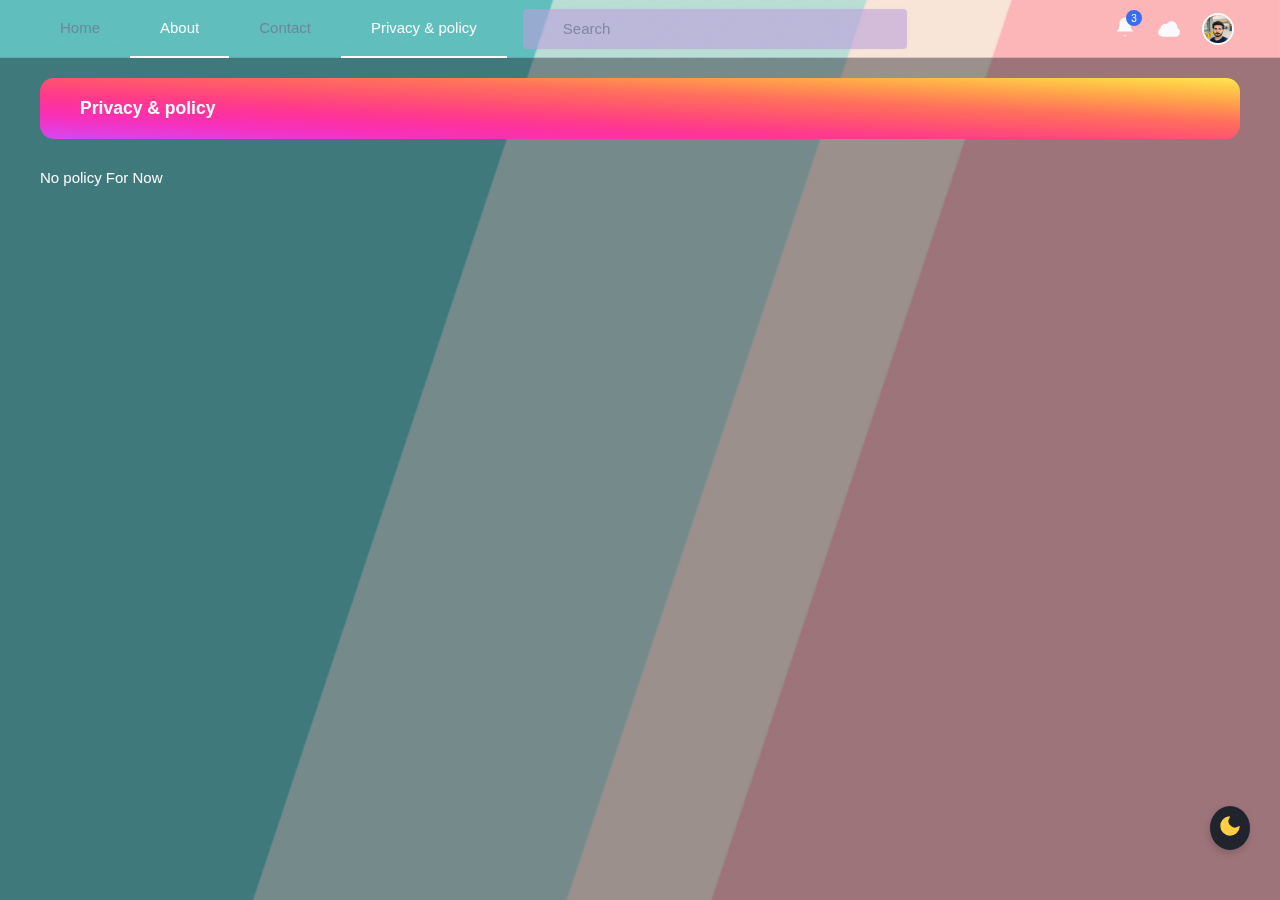
<file: privacy&policy.html>
<!DOCTYPE html>
<html lang="en">
<head>
  <meta charset="UTF-8" />
  <meta name="viewport" content="width=device-width, initial-scale=1.0" />
  <title>Page 1</title>
  <link rel="stylesheet" href="assets/css/style.css" />
  <script src="https://code.jquery.com/jquery-3.6.0.min.js"></script>
</head>
<body>
    <div class="image-bg">
    </div>

  <div class="dark-light">
    <svg viewBox="0 0 24 24" stroke="currentColor" stroke-width="1.5" fill="none" stroke-linecap="round" stroke-linejoin="round">
      <path d="M21 12.79A9 9 0 1111.21 3 7 7 0 0021 12.79z" />
    </svg>
  </div>

  <div class="app">
    <div class="header">
      <div class="menu-circle"></div>
      <div class="header-menu">
        <a class="menu-link" href="/">Home</a>
        <a class="menu-link is-active" href="about.html">About</a>
        <a class="menu-link" href="contact.html">Contact</a>
        <a class="menu-link is-active" href="privacy&policy.html">Privacy & policy</a>
      </div>
      <div class="search-bar">
        <input type="text" placeholder="Search" />
      </div>
      <div class="header-profile">
        <div class="notification">
          <span class="notification-number">3</span>
          <svg viewBox="0 0 24 24" fill="currentColor">
            <path d="M18 8A6 6 0 006 8c0 7-3 9-3 9h18s-3-2-3-9M13.73 21a2 2 0 01-3.46 0" />
          </svg>
        </div>
        <svg viewBox="0 0 512 512" fill="currentColor">
          <path d="M448.773 235.551A135.893 135.893 0 00451 211c0-74.443-60.557-135-135-135-47.52 0-91.567 25.313-115.766 65.537-32.666-10.59-66.182-6.049-93.794 12.979-27.612 19.013-44.092 49.116-45.425 82.031C24.716 253.788 0 290.497 0 331c0 7.031 1.703 13.887 3.006 20.537l.015.015C12.719 400.492 56.034 436 106 436h300c57.891 0 106-47.109 106-105 0-40.942-25.053-77.798-63.227-95.449z" />
        </svg>
        <img class="profile-img" src="assets/images/me.jpeg" alt="Profile" />
      </div>
    </div>

    <div class="wrapper">
      <div class="main-container">
        <div class="content-wrapper">
          <div class="content-wrapper-header">
            <h3>Privacy & policy</h3>
          </div>
          <div class="content-section">
            <p>No policy For Now</p>
          </div>
          <div class="content-section">
             </div>
          
        </div>
      </div>
    </div>
  </div>

  <script src="assets/js/main.js"></script>
</body>
</html>
</file>
<file: assets/css/style.css>
/* -----------------------------------------------------
   1. Font Imports & Basic Global Styles
   ----------------------------------------------------- */
   @import url("https://fonts.googleapis.com/css2?family=Poppins:wght@200;300;400;500;600;700&display=swap");

   /* Hide the three traffic-light dots in top-left */
   .menu-circle {
     display: none;
   }
   
   /* Reset some basics */
   * {
     outline: none;
     box-sizing: border-box;
   }
   
   /* CSS Variables */
   :root {
     --theme-bg-color: rgba(16 18 27 / 40%);
     --border-color: rgba(113 119 144 / 25%);
     --theme-color: #f9fafb;
     --inactive-color: rgb(113 119 144 / 78%);
     --body-font: "Poppins", sans-serif;
     --hover-menu-bg: rgba(12 15 25 / 30%);
     --content-title-color: #999ba5;
     --content-bg: rgb(146 151 179 / 13%);
     --button-inactive: rgb(249 250 251 / 55%);
     --dropdown-bg: #21242d;
     --dropdown-hover: rgb(42 46 60);
     --popup-bg: rgb(22 25 37);
     --search-bg: #bba0dc9b;
     --overlay-bg: rgba(36, 39, 59, 0.3);
     --scrollbar-bg: rgb(1 2 3 / 40%);
   }
   
   /* Light mode overrides */
   .light-mode {
     --theme-bg-color: rgb(255 255 255 / 31%);
     --theme-color: #3c3a3a;
     --inactive-color: #333333;
     --button-inactive: #3c3a3a;
     --search-bg: rgb(255 255 255 / 31%);
     --dropdown-bg: #f7f7f7;
     --overlay-bg: rgb(255 255 255 / 30%);
     --dropdown-hover: rgb(236 236 236);
     --border-color: rgb(255 255 255 / 35%);
     --popup-bg: rgb(255 255 255);
     --hover-menu-bg: rgba(255 255 255 / 35%);
     --scrollbar-bg: rgb(255 253 253 / 57%);
     --content-title-color: --theme-color;
   }
   
   /* Smooth font rendering */
   html {
     box-sizing: border-box;
     -webkit-font-smoothing: antialiased;
   }
   
   /* -----------------------------------------------------
      2. Body: Remove Centering, Make Full-Page
      ----------------------------------------------------- */
   body {
     font-family: var(--body-font);
     margin: 0;            /* Remove default margin */
     padding: 0;           /* Remove extra padding */
     width: 100%;
     min-height: 100vh;    /* Let it fill full height */
   
     /* Keep your background image if you like */
     background-image: url(https://wallpapershome.com/images/wallpapers/macos-big-sur-1280x720-dark-wwdc-2020-22655.jpg);
     background-size: cover;
     background-position: center;
   }
   
   /* -----------------------------------------------------
      3. Video BG
      ----------------------------------------------------- */
   .video-bg {
     position: fixed;
     right: 0;
     top: 0;
     width: 100%;
     height: 100%;
   }
   .video-bg video {
     width: 100%;
     height: 100%;
     object-fit: cover;
   }
   
   /* Basic global img handling */
   img {
     max-width: 100%;
   }
   
   /* -----------------------------------------------------
      4. Dark-Light Switch
      ----------------------------------------------------- */
   .dark-light {
     position: fixed;
     bottom: 50px;
     right: 30px;
     background-color: var(--dropdown-bg);
     box-shadow: -1px 3px 8px -1px rgba(0, 0, 0, 0.2);
     padding: 8px;
     border-radius: 50%;
     z-index: 3;
     cursor: pointer;
   }
   .dark-light svg {
     width: 24px;
     flex-shrink: 0;
     fill: #ffce45;
     stroke: #ffce45;
     transition: 0.5s;
   }
   .light-mode .dark-light svg {
     fill: transparent;
     stroke: var(--theme-color);
   }
   
   /* Light Mode overlay effect on the background */
   body.light-mode:before,
   body.light-mode .video-bg:before {
     content: "";
     position: absolute;
     left: 0;
     top: 0;
     width: 100%;
     height: 100vh;
     background: linear-gradient(180deg, rgba(255, 255, 255, 0.72) 0%, rgb(255 255 255 / 45%) 100%);
     backdrop-filter: saturate(3);
   }
   
   /* -----------------------------------------------------
      5. Main .app Container: Full Page, No "Card" Look
      ----------------------------------------------------- */
   .app {
     width: 100%;
     min-height: 100vh;           /* fill full height */
     display: flex;
     flex-direction: column;
     position: relative;
   
     /* Remove "card" constraints: */
     /* background-color: var(--theme-bg-color); */ /* You can keep if you want tinted BG */
     /* border-radius: 14px; */
     /* max-width: 1250px; */
     /* max-height: 860px; */
     /* height: 90vh; */
     /* backdrop-filter: blur(20px); */
     /* -webkit-backdrop-filter: blur(20px); */
   
     font-size: 15px;
     font-weight: 500;
     overflow: hidden; /* can remove if you want */
   }
   
   /* -----------------------------------------------------
      6. Header, Menus, Search, etc.
      (Mostly unchanged except for removing .menu-circle)
      ----------------------------------------------------- */
   .header {
     display: flex;
     align-items: center;
     flex-shrink: 0;
     height: 58px;
     width: 100%;
     border-bottom: 1px solid var(--border-color);
     padding: 0 30px;
     white-space: nowrap;
   }
   @media screen and (max-width: 480px) {
     .header {
       padding: 0 16px;
     }
   }
   .header-menu {
     display: flex;
     align-items: center;
   }
   .header-menu a {
     padding: 20px 30px;
     text-decoration: none;
     color: var(--inactive-color);
     border-bottom: 2px solid transparent;
     transition: 0.3s;
   }
   @media screen and (max-width: 610px) {
     .header-menu a:not(.main-header-link) {
       display: none;
     }
   }
   .header-menu a.is-active,
   .header-menu a:hover {
     color: var(--theme-color);
     border-bottom: 2px solid var(--theme-color);
   }
   
   /* Example "notify" dot near the menu item */
   .notify {
     position: relative;
   }
   .notify:before {
     content: "";
     position: absolute;
     background-color: #3a6df0;
     width: 6px;
     height: 6px;
     border-radius: 50%;
     right: 20px;
     top: 16px;
   }
   @media screen and (max-width: 1055px) {
     .notify {
       display: none;
     }
   }
   
   /* .menu-circle was removed or hidden above */
   
   .search-bar {
     height: 40px;
     display: flex;
     width: 100%;
     max-width: 400px;
     padding-left: 16px;
     border-radius: 4px;
   }
   .search-bar input {
     width: 100%;
     height: 100%;
     border: none;
     background-color: var(--search-bg);
     border-radius: 4px;
     font-family: var(--body-font);
     font-size: 15px;
     font-weight: 500;
     padding: 0 20px 0 40px;
     box-shadow: 0 0 0 2px rgb(134 140 160 / 2%);
     background-image: url("data:image/svg+xml;charset=UTF-8,%3csvg ...%3e");
     background-size: 14px;
     background-repeat: no-repeat;
     background-position: 16px 48%;
     color: var(--theme-color);
   }
   .search-bar input::placeholder {
     font-family: var(--body-font);
     color: var(--inactive-color);
     font-size: 15px;
     font-weight: 500;
   }
   
   /* Header right side: notifications, profile, etc. */
   .header-profile {
     display: flex;
     align-items: center;
     padding: 0 16px 0 40px;
     margin-left: auto;
     flex-shrink: 0;
   }
   .header-profile svg {
     width: 22px;
     color: #f9fafb;
     flex-shrink: 0;
   }
   .notification {
     position: relative;
   }
   .notification-number {
     position: absolute;
     background-color: #3a6df0;
     width: 16px;
     height: 16px;
     border-radius: 50%;
     font-size: 10px;
     display: flex;
     align-items: center;
     justify-content: center;
     color: #fff;
     right: -6px;
     top: -6px;
   }
   .notification + svg {
     margin-left: 22px;
   }
   @media screen and (max-width: 945px) {
     .notification + svg {
       display: none;
     }
   }
   .profile-img {
     width: 32px;
     height: 32px;
     border-radius: 50%;
     object-fit: cover;
     border: 2px solid var(--theme-color);
     margin-left: 22px;
   }
   
   /* If wide mode triggers a narrower layout */
   .wide .header-menu,
   .wide .header-profile {
     display: none;
   }
   .wide .search-bar {
     max-width: 600px;
     margin: auto;
     transition: 0.4s;
     box-shadow: 0 0 0 1px var(--border-color);
     padding-left: 0;
   }
   .wide .menu-circle {
     margin-right: 0;
   }
   
   /* -----------------------------------------------------
      7. Main Layout: .wrapper, .left-side, .main-container
      ----------------------------------------------------- */
   .wrapper {
     display: flex;
     flex-grow: 1;
     overflow: hidden;
   }
  



   @media screen and (max-width: 945px) {
     .left-side {
       display: none;
     }
   }
   
   .side-wrapper + .side-wrapper {
     margin-top: 20px;
   }
   .side-title {
     color: var(--inactive-color);
     margin-bottom: 14px;
   }
   .side-menu {
     display: flex;
     flex-direction: column;
     white-space: nowrap;
   }
   .side-menu a {
     text-decoration: none;
     color: var(--theme-color);
     display: flex;
     align-items: center;
     font-weight: 400;
     padding: 10px;
     font-size: 14px;
     border-radius: 6px;
     transition: 0.3s;
   }
   .side-menu a:hover {
     background-color: var(--hover-menu-bg);
   }
   .side-menu svg {
     width: 16px;
     margin-right: 8px;
   }
   
   /* Notification indicator for "Updates" */
   .updates {
     position: relative;
     top: 0;
     right: 0;
     margin-left: auto;
     width: 18px;
     height: 18px;
     font-size: 11px;
   }
   
   /* The main (top) header inside the main container */
   .main-header {
     display: flex;
     align-items: center;
     border-bottom: 1px solid var(--border-color);
     height: 58px;
     flex-shrink: 0;
   }
   .main-header .header-menu {
     margin-left: 150px;
   }
   @media screen and (max-width: 1055px) {
     .main-header .header-menu {
       margin: auto;
     }
   }
   .main-header .header-menu a {
     padding: 20px 24px;
   }
   
   /* The main content area (excluding the left side) */
   .main-container {
     display: flex;
     flex-direction: column;
     flex-grow: 1;
   }
   
   /* Link in main header */
   .menu-link-main {
     text-decoration: none;
     color: var(--theme-color);
     padding: 0 30px;
   }
   @media screen and (max-width: 1055px) {
     .menu-link-main {
       display: none;
     }
   }
   
   /* -----------------------------------------------------
      8. content-wrapper: (background, sections, etc.)
      ----------------------------------------------------- */
   .content-wrapper {
     display: flex;
     flex-direction: column;
     color: var(--theme-color);
     padding: 20px 40px;
     height: 100%;
     overflow: auto;
     background-color: var(--theme-bg-color);
   }
   @media screen and (max-width: 510px) {
     .content-wrapper {
       padding: 20px;
     }
   }
   .content-wrapper-header {
     display: flex;
     align-items: center;
     width: 100%;
     justify-content: space-between;
     background-image: url("https://www.transparenttextures.com/patterns/cubes.png"),
       linear-gradient(
         to right top,
         #cf4af3,
         #e73bd7,
         #f631bc,
         #fd31a2,
         #ff3a8b,
         #ff4b78,
         #ff5e68,
         #ff705c,
         #ff8c51,
         #ffaa49,
         #ffc848,
         #ffe652
       );
     border-radius: 14px;
     padding: 20px 40px;
   }
   @media screen and (max-width: 415px) {
     .content-wrapper-header {
       padding: 20px;
     }
   }
   .content-wrapper.overlay {
     pointer-events: none;
     transition: 0.3s;
     background-color: var(--overlay-bg);
   }
   
   /* Overlay behind pop-up or dropdown */
   .overlay-app {
     width: 100%;
     height: 100%;
     position: fixed;
     left: 0;
     top: 0;
     pointer-events: all;
     background-color: rgba(36, 39, 59, 0.8);
     opacity: 0;
     visibility: hidden;
     transition: 0.3s;
   }
   .overlay-app.is-active {
     visibility: visible;
     opacity: 1;
   }
   
   /* Title with an icon */
   .img-content {
     font-weight: 500;
     font-size: 17px;
     display: flex;
     align-items: center;
     margin: 0;
   }
   .img-content svg {
     width: 28px;
     margin-right: 14px;
   }
   
   /* Multi-line truncation for text blocks */
   .content-text {
     font-weight: 400;
     font-size: 14px;
     margin-top: 16px;
     line-height: 1.7em;
     color: #ebecec;
     display: -webkit-box;
     -webkit-line-clamp: 5;
     -webkit-box-orient: vertical;
     line-clamp: 4;
     overflow: hidden;
     text-overflow: ellipsis;
   }
   
   /* Container to keep text from stretching too wide */
   .content-wrapper-context {
     max-width: 350px;
   }
   
   /* Buttons in content */
   .content-button {
     background-color: #3a6df0;
     border: none;
     padding: 8px 26px;
     color: #fff;
     border-radius: 20px;
     margin-top: 16px;
     cursor: pointer;
     transition: 0.3s;
     white-space: nowrap;
   }
   .content-button:not(.open):hover {
     background: #1e59f1;
   }
   
   /* Example image in the content header */
  /* .content-wrapper-img {
     width: 186px;
     object-fit: cover;
     margin-top: -25px;
     object-position: center;
   }
   @media screen and (max-width: 570px) {
     .content-wrapper-img {
       width: 110px;
     }
   }*/
   /* Example image in the content header */
.content-wrapper-img {
    width: 186px; /* Maintain the existing width */
    height: 186px; /* Ensure height matches width for a perfect circle */
    border-radius: 50%; /* Make the image circular */
    object-fit: cover; /* Prevent distortion */
    object-position: center;
    margin-top: -25px; /* Maintain existing margin */
  }
  
  /* Media query for smaller screens */
  @media screen and (max-width: 570px) {
    .content-wrapper-img {
      width: 110px; /* Maintain responsive width */
      height: 110px; /* Match height to width for a circle */
      border-radius: 50%; /* Keep it circular in smaller screens */
    }
  }
  
   
   /* Section & Lists */
   .content-section {
     margin-top: 30px;
     display: flex;
     flex-direction: column;
   }
   .content-section-title {
     color: var(--content-title-color);
     margin-bottom: 14px;
   }
   .content-section ul {
     display: flex;
     flex-direction: column;
     width: 100%;
     height: 100%;
     justify-content: space-around;
     background-color: var(--content-bg);
     padding-left: 0;
     margin: 0;
     border-radius: 14px;
     border: 1px solid var(--theme-bg-color);
     cursor: pointer;
   }
   .content-section ul li {
     list-style: none;
     padding: 10px 18px;
     display: flex;
     align-items: center;
     font-size: 16px;
     width: 100%;
     height: 100%;
     white-space: nowrap;
     transition: 0.3s;
   }
   .content-section ul li:hover {
     background-color: var(--theme-bg-color);
   }
   .content-section ul li:hover:first-child {
     border-radius: 13px 13px 0 0;
   }
   .content-section ul li:hover:last-child {
     border-radius: 0 0 13px 13px;
   }
   .content-section ul li + li {
     border-top: 1px solid var(--border-color);
   }
   .content-section ul svg {
     width: 28px;
     border-radius: 6px;
     margin-right: 16px;
     flex-shrink: 0;
   }
   
   /* Product listing area */
   .products {
     display: flex;
     align-items: center;
     width: 150px;
   }
   @media screen and (max-width: 480px) {
     .products {
       width: 120px;
     }
   }
   
   /* Status area (e.g., "Updated") */
   .status {
     margin-left: auto;
     width: 140px;
     font-size: 15px;
     position: relative;
   }
   @media screen and (max-width: 700px) {
     .status {
       display: none;
     }
   }
   .status-circle {
     width: 6px;
     height: 6px;
     background-color: #396df0;
     position: absolute;
     border-radius: 50%;
     top: 4px;
     left: -20px;
   }
   .status-circle.green {
     background-color: #3bf083;
   }
   .status-button {
     font-size: 15px;
     margin-top: 0;
     padding: 6px 24px;
   }
   @media screen and (max-width: 390px) {
     .status-button {
       padding: 6px 14px;
     }
   }
   .status-button.open {
     background: none;
     color: var(--button-inactive);
     border: 1px solid var(--button-inactive);
   }
   .status-button:not(.open):hover {
     color: #fff;
     border-color: #fff;
   }
   
   /* A small dot menu next to each app */
   .menu {
     width: 5px;
     height: 5px;
     background-color: var(--button-inactive);
     border-radius: 50%;
     box-shadow: 7px 0 0 0 var(--button-inactive),
       14px 0 0 0 var(--button-inactive);
     margin: 0 12px;
   }
   @media screen and (max-width: 415px) {
     .adobe-product .menu {
       display: none;
     }
   }
   
   /* Dropdown menu styling */
   .dropdown {
     position: relative;
     height: 53px;
     width: 40px;
     top: -24px;
     display: flex;
     left: -5px;
     background: transparent;
     border: none;
     cursor: pointer;
   }
   .dropdown ul {
     position: absolute;
     background: var(--dropdown-bg);
     height: 110px;
     width: 120px;
     right: 0;
     top: 20px;
     pointer-events: none;
     opacity: 0;
     transform: translatey(10px);
     transition: all 0.4s ease;
   }
   .dropdown ul li a {
     text-decoration: none;
     color: var(--theme-color);
     font-size: 12px;
   }
   .dropdown.is-active ul {
     opacity: 1;
     pointer-events: all;
     transform: translatey(25px);
   }
   .dropdown.is-active ul li:hover {
     background-color: var(--dropdown-hover);
   }
   
   /* Right-aligned button wrapper */
   .button-wrapper {
     display: flex;
     align-items: center;
     justify-content: flex-end;
     width: 187px;
     margin-left: auto;
   }
   @media screen and (max-width: 480px) {
     .button-wrapper {
       width: auto;
     }
   }
   
   /* -----------------------------------------------------
      9. Pop-up
      ----------------------------------------------------- */
   .pop-up {
     position: absolute;
     padding: 30px 40px;
     top: 50%;
     left: 50%;
     transform: (translate(-50%, -50%));
     overflow-y: auto;
     box-shadow: 0px 6px 30px rgba(0, 0, 0, 0.4);
     transition: all 0.3s;
     z-index: 10;
     background-color: var(--popup-bg);
     width: 500px;
     visibility: hidden;
     opacity: 0;
     border-radius: 6px;
     display: flex;
     flex-direction: column;
     white-space: normal;
   }
   @media screen and (max-width: 570px) {
     .pop-up {
       width: 100%;
     }
   }
   .pop-up.visible {
     visibility: visible;
     opacity: 1;
   }
   .pop-up__title {
     padding-bottom: 20px;
     border-bottom: 1px solid var(--border-color);
     display: flex;
     justify-content: space-between;
     align-items: center;
   }
   .pop-up__subtitle {
     white-space: normal;
     margin: 20px 0;
     font-size: 14px;
     font-weight: 400;
     line-height: 1.8em;
   }
   .pop-up__subtitle a {
     color: var(--theme-color);
   }
   .content-button-wrapper .content-button.status-button.open.close {
     width: auto;
   }
   .content-section .close {
     margin-right: 0;
     width: 24px;
   }
   
   /* Checkboxes in the pop-up */
   .checkbox-wrapper {
     display: flex;
     align-items: center;
     font-size: 14px;
     font-weight: 400;
   }
   .checkbox-wrapper + .checkbox-wrapper {
     margin: 20px 0 40px;
   }
   .checkbox {
     display: none;
   }
   .checkbox + label {
     display: flex;
     align-items: center;
   }
   .checkbox + label:before {
     content: "";
     margin-right: 10px;
     width: 15px;
     height: 15px;
     border: 1px solid var(--theme-color);
     border-radius: 4px;
     cursor: pointer;
     flex-shrink: 0;
   }
   .checkbox:checked + label:before {
     background-color: #3a6df0;
     border-color: #3a6df0;
     background-image: url("data:image/svg+xml;charset=UTF-8,%3csvg ...%3e");
     background-position: 50%;
     background-size: 12px;
     background-repeat: no-repeat;
   }
   
   .content-button-wrapper {
     margin-top: auto;
     margin-left: auto;
   }
   .content-button-wrapper .open {
     margin-right: 8px;
   }
   
   /* -----------------------------------------------------
      10. Apps Card
      ----------------------------------------------------- */
   /*.apps-card {
     display: flex;
     align-items: center;
     flex-wrap: wrap;
     width: calc(100% + 20px);
   }
   .app-card {
     display: flex;
     flex-direction: column;
     width: calc(33.3% - 20px);
     font-size: 16px;
     background-color: var(--content-bg);
     border-radius: 14px;
     border: 1px solid var(--theme-bg-color);
     padding: 20px;
     cursor: pointer;
     transition: 0.3s ease;
   }
   .app-card:hover {
     transform: scale(1.02);
     background-color: var(--theme-bg-color);
   }
   .app-card svg {
     width: 28px;
     border-radius: 6px;
     margin-right: 12px;
     flex-shrink: 0;
   }
   .app-card + .app-card {
     margin-left: 20px;
   }
   .app-card span {
     display: flex;
     align-items: center;
   }
   .app-card__subtext {
     font-size: 14px;
     font-weight: 400;
     line-height: 1.6em;
     margin-top: 20px;
     border-bottom: 1px solid var(--border-color);
     padding-bottom: 20px;
   }
   .app-card-buttons {
     display: flex;
     align-items: center;
     margin-left: auto;
     margin-top: 16px;
   }
   @media screen and (max-width: 1110px) {
     .app-card {
       width: calc(50% - 20px);
     }
     .apps-card .app-card:last-child {
       margin-top: 20px;
       margin-left: 0px;
     }
   }
   @media screen and (max-width: 565px) {
     .app-card {
       width: calc(100% - 20px);
       margin-top: 20px;
     }
     .app-card + .app-card {
       margin-left: 0;
     }
   }
   */
   .apps-card {
    display: grid;
    grid-template-columns: repeat(3, 1fr); /* 3 cards per row */
    gap: 20px; /* Spacing between cards */
    width: 100%;
  }
  
  .app-card {
    display: flex;
    flex-direction: column;
    justify-content: space-between;
    background-color: var(--content-bg);
    border-radius: 14px;
    border: 1px solid var(--theme-bg-color);
    padding: 20px;
    cursor: pointer;
    transition: 0.3s ease;
    height: 300px; /* Fixed height for uniformity */
  }
  
  .app-card:hover {
    transform: scale(1.02);
    background-color: var(--theme-bg-color);
  }
  
  .app-card svg {
    width: 28px;
    border-radius: 6px;
    margin-right: 12px;
    flex-shrink: 0;
  }
  
  .app-card span {
    display: flex;
    align-items: center;
    font-weight: bold;
    margin-bottom: 1rem;
  }
  
  .app-card__subtext {
    font-size: 14px;
    font-weight: 400;
    line-height: 1.6em;
    overflow: hidden;
    text-overflow: ellipsis;
    -webkit-line-clamp: 6; /* Limit to 6 lines */
    -webkit-box-orient: vertical;
    display: -webkit-box;
  }
  
  .app-card-buttons {
    display: flex;
    justify-content: flex-end;
    align-items: center;
    margin-top: auto;
  }
  
  /* Responsive Breakpoints */
  @media screen and (max-width: 1110px) {
    .apps-card {
      grid-template-columns: repeat(2, 1fr); /* 2 cards per row */
    }
  }
  
  @media screen and (max-width: 565px) {
    .apps-card {
      grid-template-columns: 1fr; /* 1 card per row */
    }
  }
  








   /*Scrollbar styling */
   ::-webkit-scrollbar {
     width: 6px;
     border-radius: 10px;
   }
   ::-webkit-scrollbar-thumb {
     background: var(--scrollbar-bg);
     border-radius: 10px;
   }
   
   /* -----------------------------------------------------
      11. Footer Styles (SpectacledCoder Footer)
      ----------------------------------------------------- */
   @import url('https://fonts.googleapis.com/css2?family=Josefin+Sans&family=Luckiest+Guy&display=swap');
   @import url('https://fonts.googleapis.com/css2?family=Paytone+One&family=Rammetto+One&display=swap');
   @import url('https://fonts.googleapis.com/css2?family=Belleza&family=Comic+Neue:wght@400;700&family=Cormorant+Infant&family=Poppins&family=Sahitya:wght@700&family=Ubuntu&display=swap');
   @import url('https://fonts.googleapis.com/css2?family=Kaushan+Script&display=swap');
   
   .spectacledcoder-footer {
     display: flex;
     flex-direction: column;
     margin: auto;
     margin-bottom: 0px;
     width: 100%;
     height: 500px;
     background: url("data:image/svg+xml;charset=utf-8,<svg ...>") no-repeat center center;
     background-size: cover;
     background-repeat: no-repeat;
     background-position: top;
   }
   
   .spectacledcoder-footer-heading {
     height: fit-content;
     font-family: 'Rammetto One', cursive;
     margin: auto;
     font-size: 2vw;
   }
   
   .spectacledcoder-footer-content {
     width: 100%;
     height: 80%;
     display: flex;
     margin: auto;
   }
   
   .spectacledcoder-footer-bottom {
     margin: auto;
     width: 100%;
     height: 20%;
     display: flex;
     font-family: 'Josefin Sans', sans-serif;
   }
   
   .spectacledcoder-footer-bottom-sec {
     margin: auto;
   }
   .spectacledcoder-footer-bottom-sec a {
     text-decoration: none;
     color: #0a0a0a;
   }
   .spectacledcoder-footer-bottom-sec a:hover {
     font-weight: 700;
   }
   
   .spectacledcoder-footer-section {
     margin: auto;
   }
   
   .d-footer-ul {
     list-style: none;
     font-family: 'Josefin Sans', sans-serif;
   }
   .d-footer-li {
     margin-bottom: 5px;
   }
   .d-footer-li:hover {
     cursor: pointer;
     transform: translateX(10px);
     transition: all 0.4s;
     font-weight: 700;
   }
   .d-footer-li-h {
     margin-bottom: 10px;
   }
   
   .logo {
     max-width: 120px;
     max-height: 120px;
     display: flex;
     margin: auto;
     margin-top: 10px;
   }
   .logo-head {
     font-family: 'Josefin Sans', sans-serif;
     margin: auto;
     display: flex;
   }
   .logo a {
     margin: auto;
     max-width: 100%;
   }
   
   /* Footer responsive rules */
   @media only screen and (max-width: 900px) {
     .spectacledcoder-footer {
       display: flex;
       flex-direction: column;
       margin: auto;
       margin-bottom: 0px;
       width: 100%;
       height: fit-content;
       background-size: cover;
       background-repeat: no-repeat;
       background-position: bottom;
       background: url("data:image/svg+xml;charset=utf-8,<svg ...>") no-repeat center center;
     }
     .spectacledcoder-footer-heading {
       height: fit-content;
       font-family: 'Rammetto One', cursive;
       margin: auto;
       font-size: 5vw;
     }
     .spectacledcoder-footer-content {
       width: 100%;
       height: 80%;
       display: flex;
       flex-direction: column;
     }
     .spectacledcoder-footer-bottom {
       margin: auto;
       margin-bottom: 0px;
       height: 20%;
       display: flex;
       flex-direction: column;
       font-family: 'Josefin Sans', sans-serif;
     }
     .logo-head b {
       font-family: 'Josefin Sans', sans-serif;
       margin: auto;
       text-align: center;
     }
     .d-footer-li {
       margin-bottom: 5px;
       margin-left: -40px;
       text-align: center;
     }
     .d-footer-li-h {
       margin-bottom: 10px;
       margin-left: -40px;
       text-align: center;
     }
   }



   /* Left Panel: Hidden by Default */
.left-side {
    position: fixed;
    top: 58px; /* Adjust to match your header height */
    left: 0;
    height: calc(100% - 58px); /* Adjust for header height */
    width: 240px; /* Set the width of the left panel */
    background-color: var(--theme-bg-color);
    box-shadow: 2px 0 5px rgba(0, 0, 0, 0.2);
    transform: translateX(-100%); /* Hide off-screen */
    transition: transform 0.3s ease-in-out;
    z-index: 1000;
  }
  
  /* Left Panel: Visible State */
  .left-side.is-active {
    transform: translateX(0); /* Slide in from the left */
  }
  
  /* Overlay for clicking outside */
  .overlay {
    position: fixed;
    top: 0;
    left: 0;
    width: 100%;
    height: 100%;
    background: rgba(0, 0, 0, 0.4); /* Semi-transparent background */
    z-index: 999; /* Below the left panel */
    visibility: hidden;
    opacity: 0;
    transition: visibility 0.3s, opacity 0.3s;
  }
  
  /* Overlay: Visible State */
  .overlay.is-active {
    visibility: visible;
    opacity: 1;
  }
  .image-bg {
    position: fixed;
    top: 0;
    left: 0;
    width: 100%;
    height: 100%;
    background-image: url('../images/background.jpg');
    background-size: cover;
    background-position: center;
    z-index: -1;
}

/* css design coard for about page */
/*=============== GOOGLE FONTS ===============*/
@import url("https://fonts.googleapis.com/css2?family=Bai+Jamjuree:ital,wght@0,200;0,300;0,400;0,500;0,600;0,700;1,200;1,300;1,400;1,500;1,600;1,700&display=swap");

/*=============== VARIABLES CSS ===============*/
:root {
  --header-height: 3.5rem;

  /*========== Colors ==========*/
  /*Color mode HSL(hue, saturation, lightness)*/
  --first-color: rgb(234, 181, 181);
  --black-color: hsl(0, 0%, 0%);
  --black-color-light: hsl(0, 0%, 40%);
  --white-color: hsl(0, 0%, 95%);
  --title-color: hsl(0, 0%, 0%);
  --text-color: hsl(0, 0%, 35%);
  --text-color-light: hsl(0, 0%, 64%);
  --body-color: hsl(0, 0%, 87%);
  --container-color: hsl(0, 100%, 37%);

  /*========== Font and typography ==========*/
  /*.5rem = 8px | 1rem = 16px ...*/
  --body-font: "Bai Jamjuree", sans-serif;
  --biggest-font-size: 2.5rem;
  --h1-font-size: 1.75rem;
  --h2-font-size: 1.25rem;
  --h3-font-size: 1.125rem;
  --normal-font-size: 0.938rem;
  --small-font-size: 0.813rem;
  --smaller-font-size: 0.75rem;

  /*========== Font weight ==========*/
  --font-regular: 400;
  --font-medium: 500;
  --font-semi-bold: 600;
  --font-bold: 700;

  /*========== z index ==========*/
  --z-tooltip: 10;
  --z-fixed: 100;
}

/*========== Responsive typography ==========*/
@media screen and (min-width: 1150px) {
  :root {
    --biggest-font-size: 4.5rem;
    --h1-font-size: 3rem;
    --h2-font-size: 1.5rem;
    --h3-font-size: 1.25rem;
    --normal-font-size: 1rem;
    --small-font-size: 0.875rem;
    --smaller-font-size: 0.813rem;
  }
}

/*=============== BASE ===============*/
* {
  box-sizing: border-box;
  padding: 0;
  margin: 0;
}

html {
  scroll-behavior: smooth;
}

body {
  font-family: var(--body-font);
  font-size: var(--normal-font-size);
  background-color: var(--body-color);
  color: var(--theme-color);
  transition: background-color .4s; /* Pour le Dark theme */
}

h1,
h2,
h3,
h4 {
  color: var(--theme-color);
  font-weight: var(--font-bold);
}

ul {
  list-style: none;
}

a {
  text-decoration: none;
}

img {
  display: block;
  max-width: 100%;
  height: auto;
}

/*=============== THEME ===============*/
.nav__buttons {
  display: flex;
  align-items: center;
  column-gap: 1rem;
}

.change-theme {
  font-size: 1.25rem;
  color: var(--theme-color);
  cursor: pointer;
  transition: color .3s;
}

/*=============== REUSABLE CSS CLASSES ===============*/
.container {
  max-width: 1120px;
  margin-inline: 1.5rem;
}

.grid {
  display: grid;
  gap: 1.5rem;
}

.section {
  padding-block: 4rem 2rem;
}

.section__title-1,
.section__title-2 {
  position: relative;
  font-size: var(--h1-font-size);
  width: max-content;
  margin: 0.75rem auto 2rem;
}

.section__title-1 span,
.section__title-2 span {
  z-index: 5;
  position: relative;
}

.section__title-1::after,
.section__title-2::after {
  content: "";
  width: 40px;
  height: 28px;
  background-color: hsla(14, 98%, 50%, 0.2);
  position: absolute;
  top: -4px;
  right: -8px;
}

.section__title-2::after {
  top: initial;
  bottom: -4px;
}

.geometric-box {
  position: absolute;
  width: 20px;
  height: 20px;
  background-color: var(--first-color);
  rotate: -30deg;
}

.geometric-box::after {
  content: "";
  position: absolute;
  width: 16px;
  height: 16px;
  border: 3px solid var(--black-color);
  left: -5px;
  top: -5px;
}

.main {
  overflow: hidden; /* For animation ScrollReveal */
}

/*=============== BUTTON ===============*/
.button,
.button__ghost {
  display: flex;
  align-items: center;
  justify-content: center;
  column-gap: 0.5rem;
}

.button {
  background-color: var(--black-color);
  padding: 1.1rem 1.5rem;
  color: var(--white-color);
  font-weight: var(--font-medium);
  border-radius: 0.75rem;
  transition: background-color 0.4s;
}

.button i {
  font-size: 1.25rem;
}

.button:hover {
  background-color: var(--first-color);
}

.button__ghost {
  border: 3px solid var(--black-color);
  color: var(--black-color);
  padding: 0.5rem;
  border-radius: 0.7rem;
  transition: border 0.4s, color 0.4s;
}

.button__ghost i {
  font-size: 1.25rem;
}

.button__ghost:hover {
  border: 3px solid var(--first-color);
}

/*=============== ABOUT ===============*/
.about {
  background-color: var(--theme-bg-color);
  transition: background-color 0.4s;
}

.about__container {
  row-gap: 0;
}

.about__perfil {
  position: relative;
  justify-self: center;
  margin-block: 2.5rem 4.5rem;
}

.about__image {
  width: 220px;
}

.about__img {
  position: relative;
  border: 4px solid var(--white-color);
  z-index: 1;
  border-radius: 0.75rem;
  box-shadow: rgba(0, 0, 0, 0.2) 0px 8px 24px;
}

.about__shadow,
.about__line,
.about__box {
  position: absolute;
  border-radius: 0.75rem;
}

.about__shadow {
  width: 150px;
  height: 385px;
  background-color: var(--body-color);
  top: -2.5rem;
  right: -3.5rem;
  border-bottom: 4px solid var(--first-color);
  transition: background-color 0.4s;
}

.about__perfil .geometric-box {
  top: 1.5rem;
  right: -2.8rem;
}

.about__line {
  filter: invert(1);
  right: -1.25rem;
  top: 6rem;
  width: 50px;
  transition: filter 0.4s;
}

.about__box {
  width: 40px;
  height: 40px;
  background-color: var(--first-color);
  right: -0.5rem;
  bottom: 1.5rem;
}

.about__info {
  padding-left: 1.25rem;
}

.about__description {
  position: relative;
  color: var(--theme-color);
  margin-bottom: 1.5rem;
}

.about__description::after {
  content: "";
  width: 20px;
  height: 1px;
  background-color: var(--theme-color);
  position: absolute;
  left: -1.75rem;
  top: 0.5rem;
}

.about__list {
  list-style: square;
  color: var(--theme-color);
  margin-bottom: 3rem;
}

.about__buttons {
  display: flex;
  justify-content: center;
  align-items: center;
  column-gap: 1rem;
}

/*=============== MEDIA QUERIES ===============*/
/* For small devices */
@media screen and (max-width: 340px) {
  .container {
    margin-inline: 1rem;
  }
  .about__image {
    width: 180px;
  }
  .about__shadow {
    height: 330px;
    right: -2.5rem;
  }
}

/* For medium devices */
@media screen and (min-width: 576px) {
  .about__container{
    grid-template-columns: 350px;
    justify-content: center;
  }
}

/* For large devices */
@media screen and (min-width: 1150px) {
  .container {
    margin-inline: auto;
  }
   .about__container {
    grid-template-columns: 460px 525px;
    gap: 1rem 9rem;
    align-items: center;
    padding-block: 1rem;
  }
  .about__perfil {
    order: -1;
    grid-row: 1 / 3;
  }
  .about__image {
    width: 350px;
  }
  .about__img {
    border: 6px solid var(--white-color);
  }
  .about__shadow {
    width: 240px;
    height: 615px;
    top: -4rem;
    right: -5.5rem;
    border-bottom: 6px solid var(--first-color);
  }
  .about__perfil .geometric-box {
    right: -4rem;
    top: 4.5rem;
  }
  .about__line {
    width: 80px;
    right: -2rem;
    top: 10rem;
  }
  .about__box {
    width: 64px;
    height: 64px;
    right: -.75rem;
  }
  .about__container .section__title-1 {
    align-self: flex-end;
    margin-inline: 0;
  }
  .about__info {
    align-self: flex-start;
    padding-left: 3rem;
  }
  .about__description {
    font-size: var(--h2-font-size);
    margin-bottom: 2rem;
  }
  .about__description::after {
    width: 32px;
    height: 2px;
    left: -3rem;
    top: 14px;
  }
  .about__list {
    margin-bottom: 5rem;
  }
  .about__buttons {
    justify-content: initial;
  }
  .button__ghost {
    padding: 0.75rem;
  }
  .button__ghost i {
    font-size: 1.5rem;
  }
}

/*conact page css*/

* {
    margin: 0;
    padding: 0;
    box-sizing: border-box;
  }
  :root {
    --font-fam: "Hind", sans-serif;
    --main-transition: 500ms cubic-bezier(0.77, 0.33, 0.17, 1.01);
  }
  
  #container {
    display: flex;
    flex-direction: column;
    align-items: center;
    justify-content: space-evenly;
    margin-top: 20px;
  }
  #link {
    width: 180px;
    font-family: var(--font-fam);
    display: flex;
    align-items: center;
    justify-content: space-between;
    text-decoration: none;
    text-transform: uppercase;
    color: #000;
    position: relative;
    transition: var(--main-transition);
  }
  .letter {
    font-size: 40px;
    font-weight: 700;
    transition: var(--main-transition);
  }
  #container:hover > #link:not(hover) {
    opacity: 0.2;
  }
  #container:hover > #link:hover {
    opacity: 1;
  }
  
  #link:before {
    content: "Open";
    position: absolute;
    inset: 20px;
    z-index: -1;
    opacity: 0;
    text-align: center;
    font-size: 12px;
    font-weight: 600;
    transform: translatey(20px);
    transition: var(--main-transition);
  }
  #link:hover::before {
    transform: translatey(0px);
    opacity: 1;
    color: #e63946;
  }
  
  #link:hover > .letter:nth-child(1) {
    transform: translate(-40px, -20px) rotate(20deg);
  }
  #link:hover > .letter:nth-child(2) {
    transform: translate(-30px, 20px) rotate(-20deg);
  }
  #link:hover > .letter:nth-child(3) {
    transform: translate(-20px, -20px) rotate(60deg);
  }
  #link:hover > .letter:nth-child(4) {
    transform: translate(-10px, 35px) rotate(-10deg);
  }
  #link:hover > .letter:nth-child(5) {
    transform: translate(10px, -35px) rotate(-70deg);
  }
  #link:hover > .letter:nth-child(6) {
    transform: translate(20px, 30px) rotate(15deg);
  }
  #link:hover > .letter:nth-child(7) {
    transform: translate(40px, -20px) rotate(90deg);
  }
  #link:hover > .letter:nth-child(8) {
    transform: translate(50px, 20px) rotate(-50deg);
  }
</file>
